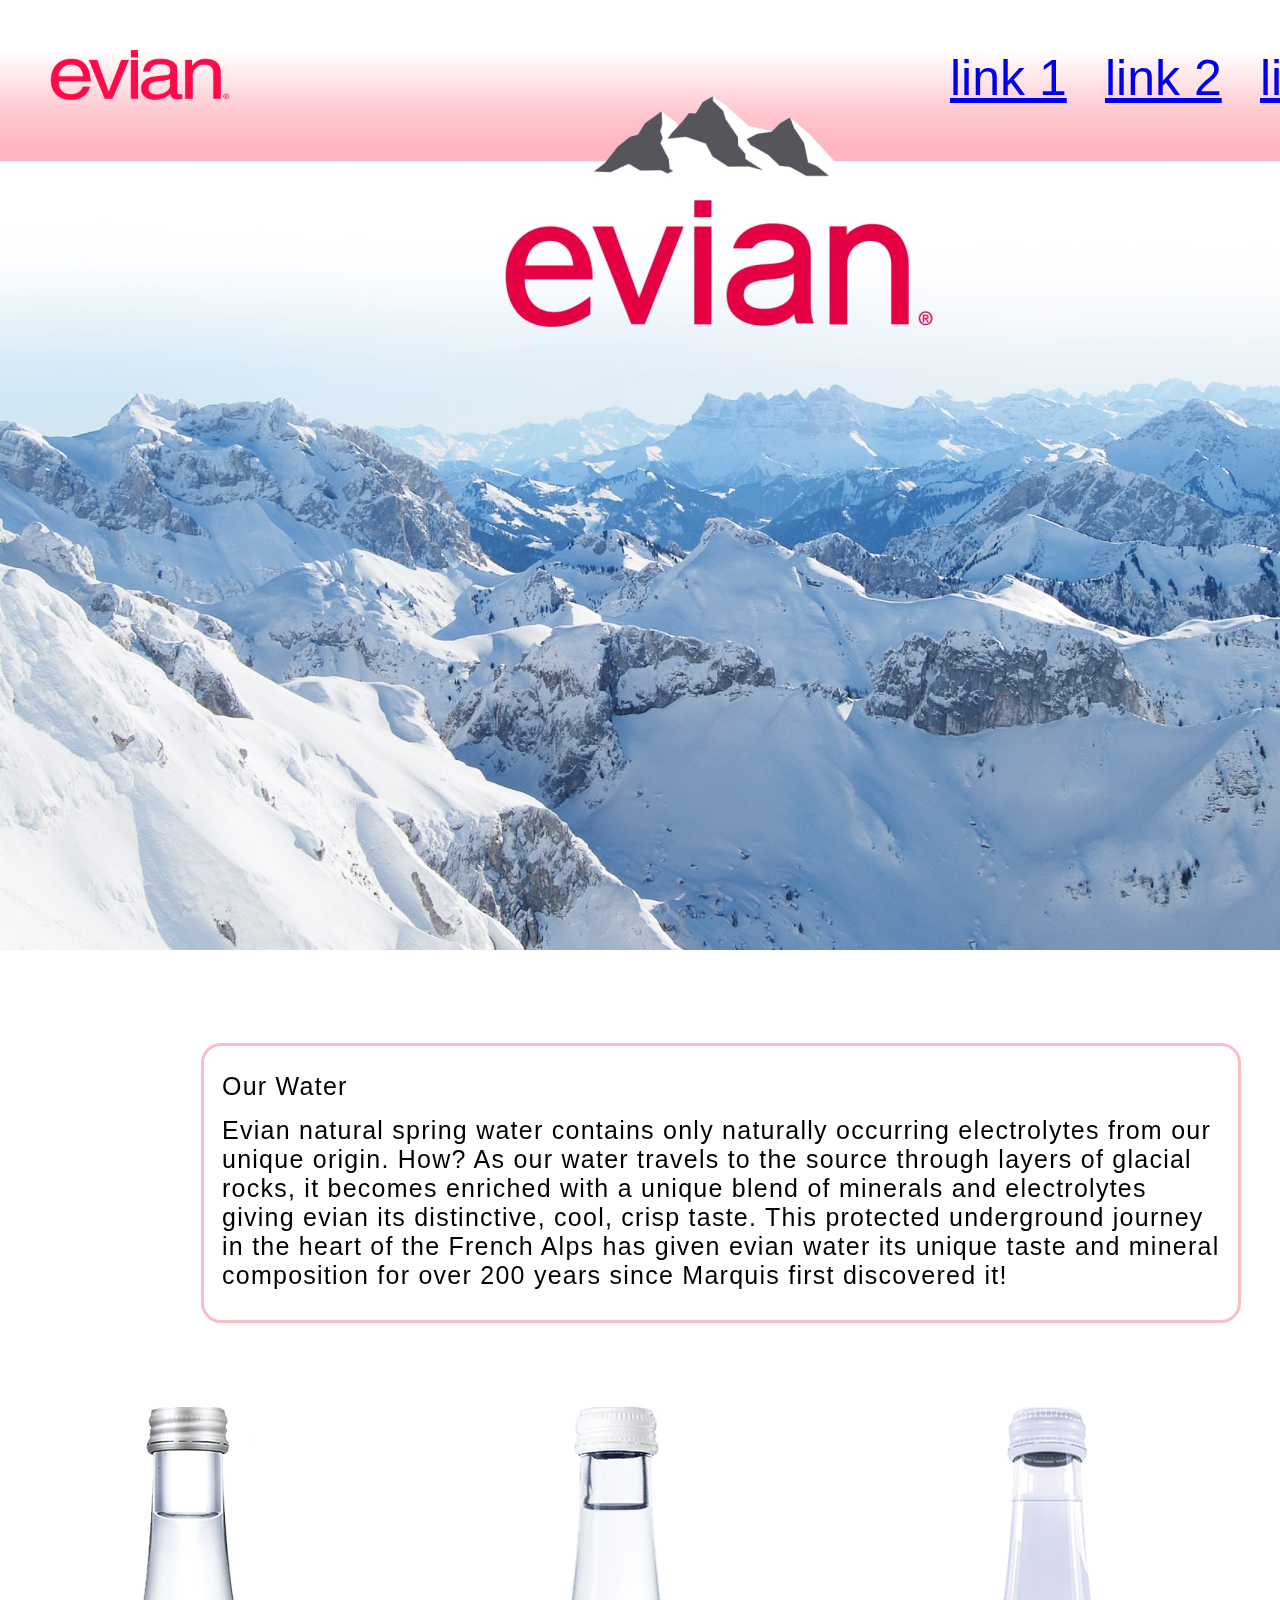
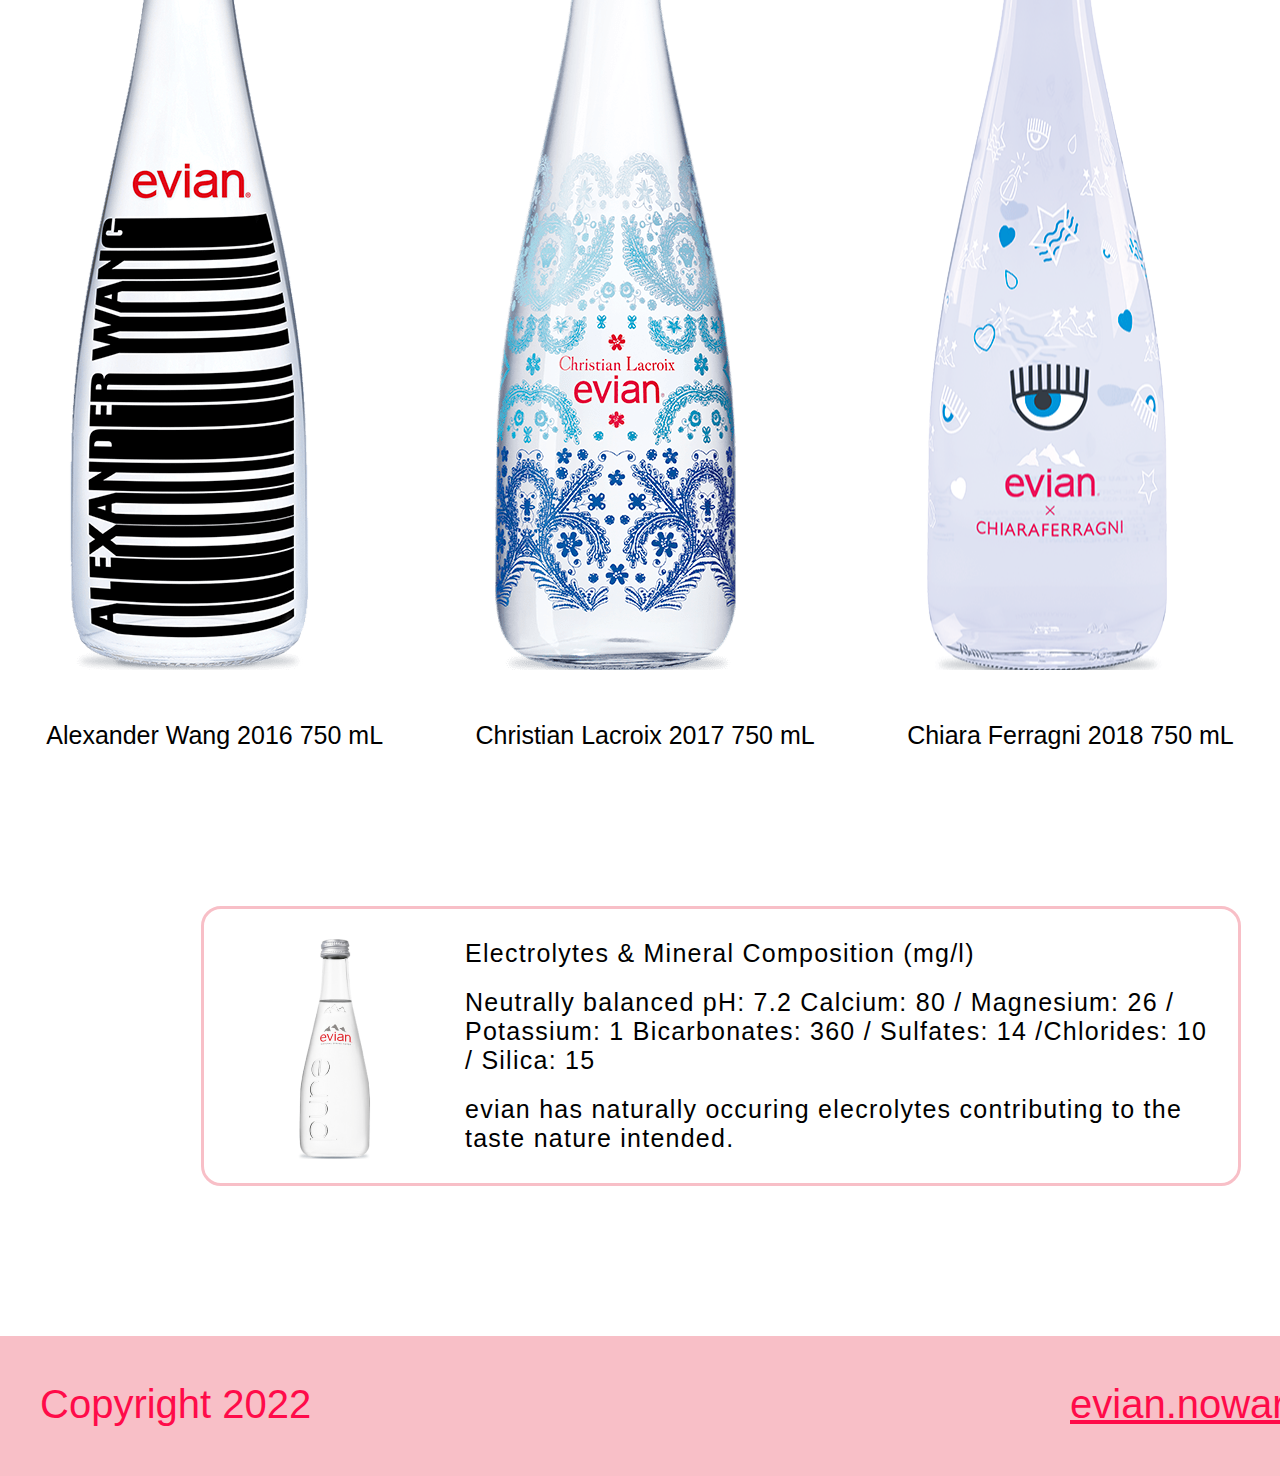
<file: index.html>
<!DOCTYPE html>
<html lang="ru">
<head>
	<title>evian</title>
	<meta charset="utf-8">
	<meta description="evian landing">
	<meta keywords="evian landing">
	<link rel="stylesheet" href="css/style.css">
</head>
	<body>
		<header class="header">
			<div class="logo">
				<img src="img/Evian1973.png" class="logo-1" alt="evian logo">
			</div>
			<nav>
				<a class="link-1" href="#">link 1</a>
				<a class="link-2" href="#">link 2</a>
				<a class="link-3" href="#">link 3</a>
			</nav>
		</header>
		<main>
			<div class="key-visual">
				<img src="img/evian_origins_logo.png" alt="evian key-visual">
			</div>
			<section class="about">
				<p class="about-text">
				<strong>Our Water</strong><br>
				Evian natural spring water contains only naturally occurring electrolytes from our unique origin. How? As our water travels to the source through layers of glacial rocks, it becomes enriched with a unique blend of minerals and electrolytes giving evian its distinctive, cool, crisp taste. This protected underground journey in the heart of the French Alps has given evian water its unique taste and mineral composition for over 200 years since Marquis first discovered it!
				</p>
			</section>
			<div class="bottles">
				<figure class="wang">
					<img src="img/wang.png" alt="wang evian">
					<figcaption>Alexander Wang 2016 750 mL</figcaption>
				</figure>
				<figure class="chris">
					<img src="img/blue.png" alt="">
					<figcaption>Christian Lacroix 2017 750 mL</figcaption>
				</figure>
				<figure class="chiara">
					<img src="img/chiara.png" alt="">
					<figcaption>Chiara Ferragni 2018 750 mL</figcaption>
				</figure>
			</div>
			<div class="composition">
				<img src="img/glass.png" class="glass" alt="evian glass">
				<div class="comp-text">
				<p class="comp-details">Electrolytes & Mineral Composition (mg/l)</p>
				
				<p class="comp-details">Neutrally balanced pH: 7.2
				Calcium: 80 / Magnesium: 26 / Potassium: 1
				Bicarbonates: 360 / Sulfates: 14 /Chlorides: 10 / Silica: 15</p>

				<p class="comp-details">evian has naturally occuring elecrolytes contributing to the taste nature intended.</p>
				</div>
			</div>
		</main>
		<footer class="footer">
			<div class="more">
				<p class="copy">Copyright 2022</p>
				<a href="#" class="f-link">evian.nowar.ru</a>
			</div>
		</footer>
	</body>
</html>
</file>
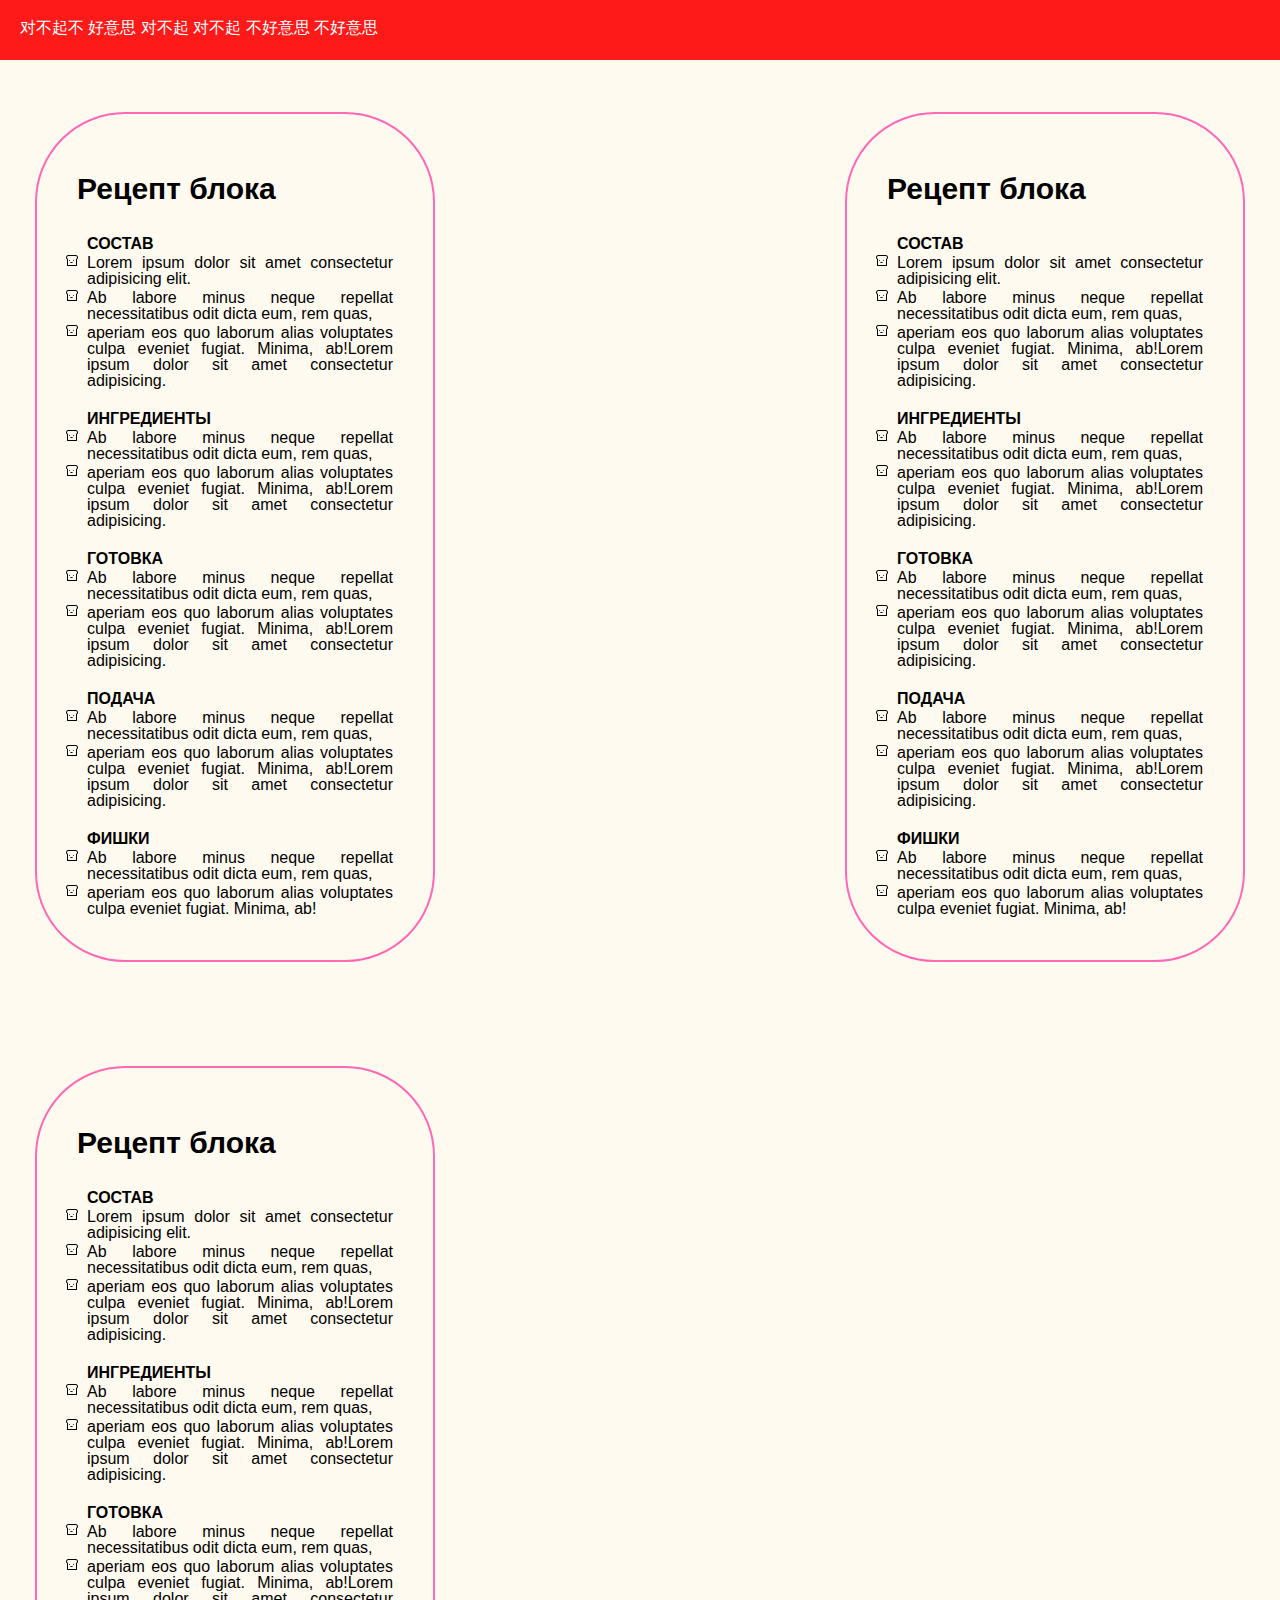
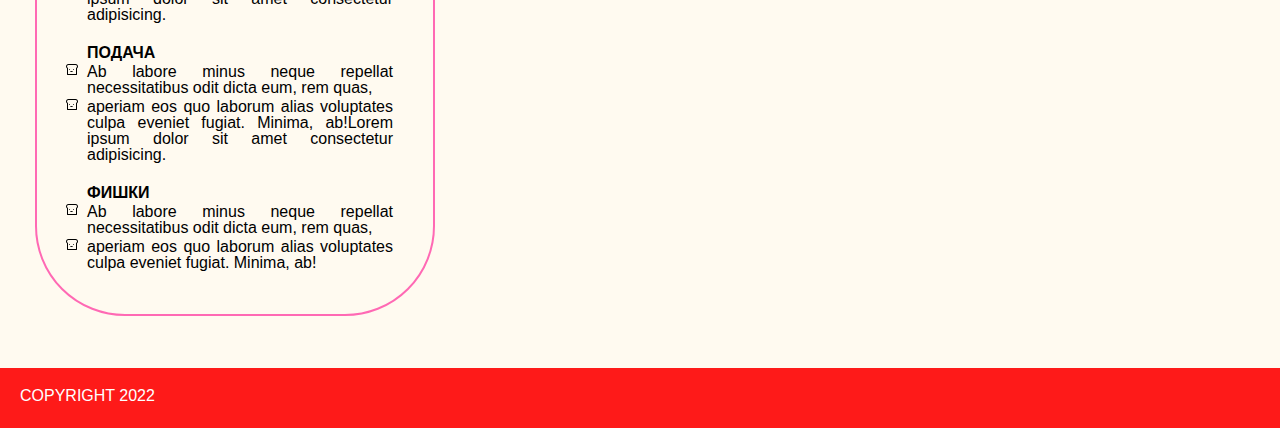
<file: 05_positions/index.html>
<!DOCTYPE html>
<html lang="ru">
<head>
	<title>Positioning</title>
	<meta charset="utf-8">
	<meta description="Boilerplate code">
	<meta keywords="Boilerplate, test">
	<link rel="stylesheet" href="css/style.css">
</head>
<body>
	<header class="header">
		<h1>对不起不 好意思 对不起 对不起  不好意思 不好意思</h1>
	</header>
	<section class="section">
		<div class="container">
			<div class="recipe one">
				<h2 class="recipe-head one">Рецепт блока</h2>
				<ul class="recipe-text">
					<li class="li">СОСТАВ</li>
					<li class="li-text">Lorem ipsum dolor sit amet consectetur adipisicing elit.</li>
					<li class="li-text">Ab labore minus neque repellat necessitatibus odit dicta eum, rem quas,</li> 
					<li class="li-text">aperiam eos quo laborum alias voluptates culpa eveniet fugiat. Minima, ab!Lorem ipsum dolor sit amet consectetur adipisicing.</li>
				</ul>
				<ul class="recipe-text">
					<li class="li">ИНГРЕДИЕНТЫ</li>
					<li class="li-text">Ab labore minus neque repellat necessitatibus odit dicta eum, rem quas,</li>  
					<li class="li-text">aperiam eos quo laborum alias voluptates culpa eveniet fugiat. Minima, ab!Lorem ipsum dolor sit amet consectetur adipisicing.</li>
				</ul>
				<ul class="recipe-text">
					<li class="li">ГОТОВКА</li>
					<li class="li-text">Ab labore minus neque repellat necessitatibus odit dicta eum, rem quas, </li>
					<li class="li-text">aperiam eos quo laborum alias voluptates culpa eveniet fugiat. Minima, ab!Lorem ipsum dolor sit amet consectetur adipisicing.</li>
				</ul>
				<ul class="recipe-text">
					<li class="li">ПОДАЧА</li>
					<li class="li-text">Ab labore minus neque repellat necessitatibus odit dicta eum, rem quas, </li> 
					<li class="li-text">aperiam eos quo laborum alias voluptates culpa eveniet fugiat. Minima, ab!Lorem ipsum dolor sit amet consectetur adipisicing.</li>
				</ul>
				<ul class="recipe-text">
					<li class="li">ФИШКИ</li>
					<li class="li-text">Ab labore minus neque repellat necessitatibus odit dicta eum, rem quas, </li> 
					<li class="li-text">aperiam eos quo laborum alias voluptates culpa eveniet fugiat. Minima, ab!</li>
				</ul>
				</ul>
			</div>
			<div class="recipe two">
				<h2 class="recipe-head two">Рецепт блока</h2>
				<ul class="recipe-text">
					<li class="li">СОСТАВ</li>
					<li class="li-text">Lorem ipsum dolor sit amet consectetur adipisicing elit.</li>
					<li class="li-text">Ab labore minus neque repellat necessitatibus odit dicta eum, rem quas,</li> 
					<li class="li-text">aperiam eos quo laborum alias voluptates culpa eveniet fugiat. Minima, ab!Lorem ipsum dolor sit amet consectetur adipisicing.</li>
				</ul>
				<ul class="recipe-text">
					<li class="li">ИНГРЕДИЕНТЫ</li>
					<li class="li-text">Ab labore minus neque repellat necessitatibus odit dicta eum, rem quas,</li>  
					<li class="li-text">aperiam eos quo laborum alias voluptates culpa eveniet fugiat. Minima, ab!Lorem ipsum dolor sit amet consectetur adipisicing.</li>
				</ul>
				<ul class="recipe-text">
					<li class="li">ГОТОВКА</li>
					<li class="li-text">Ab labore minus neque repellat necessitatibus odit dicta eum, rem quas, </li>
					<li class="li-text">aperiam eos quo laborum alias voluptates culpa eveniet fugiat. Minima, ab!Lorem ipsum dolor sit amet consectetur adipisicing.</li>
				</ul>
				<ul class="recipe-text">
					<li class="li">ПОДАЧА</li>
					<li class="li-text">Ab labore minus neque repellat necessitatibus odit dicta eum, rem quas, </li> 
					<li class="li-text">aperiam eos quo laborum alias voluptates culpa eveniet fugiat. Minima, ab!Lorem ipsum dolor sit amet consectetur adipisicing.</li>
				</ul>
				<ul class="recipe-text">
					<li class="li">ФИШКИ</li>
					<li class="li-text">Ab labore minus neque repellat necessitatibus odit dicta eum, rem quas, </li> 
					<li class="li-text">aperiam eos quo laborum alias voluptates culpa eveniet fugiat. Minima, ab!</li>
				</ul>
				<ul class="recipe-text">
					
			</div>
			<div class="recipe three">
				<h2 class="recipe-head three">Рецепт блока</h2>
				<ul class="recipe-text">
					<li class="li">СОСТАВ</li>
					<li class="li-text">Lorem ipsum dolor sit amet consectetur adipisicing elit.</li>
					<li class="li-text">Ab labore minus neque repellat necessitatibus odit dicta eum, rem quas,</li> 
					<li class="li-text">aperiam eos quo laborum alias voluptates culpa eveniet fugiat. Minima, ab!Lorem ipsum dolor sit amet consectetur adipisicing.</li>
				</ul>
				<ul class="recipe-text">
					<li class="li">ИНГРЕДИЕНТЫ</li>
					<li class="li-text">Ab labore minus neque repellat necessitatibus odit dicta eum, rem quas,</li>  
					<li class="li-text">aperiam eos quo laborum alias voluptates culpa eveniet fugiat. Minima, ab!Lorem ipsum dolor sit amet consectetur adipisicing.</li>
				</ul>
				<ul class="recipe-text">
					<li class="li">ГОТОВКА</li>
					<li class="li-text">Ab labore minus neque repellat necessitatibus odit dicta eum, rem quas, </li>
					<li class="li-text">aperiam eos quo laborum alias voluptates culpa eveniet fugiat. Minima, ab!Lorem ipsum dolor sit amet consectetur adipisicing.</li>
				</ul>
				<ul class="recipe-text">
					<li class="li">ПОДАЧА</li>
					<li class="li-text">Ab labore minus neque repellat necessitatibus odit dicta eum, rem quas, </li> 
					<li class="li-text">aperiam eos quo laborum alias voluptates culpa eveniet fugiat. Minima, ab!Lorem ipsum dolor sit amet consectetur adipisicing.</li>
				</ul>
				<ul class="recipe-text">
					<li class="li">ФИШКИ</li>
					<li class="li-text">Ab labore minus neque repellat necessitatibus odit dicta eum, rem quas, </li> 
					<li class="li-text">aperiam eos quo laborum alias voluptates culpa eveniet fugiat. Minima, ab!</li>
				</ul>
			</div>
		</div>
	</section>
	<footer class="footer">
			<p>COPYRIGHT 2022</p>
	</footer>
</body>
</html>
</file>
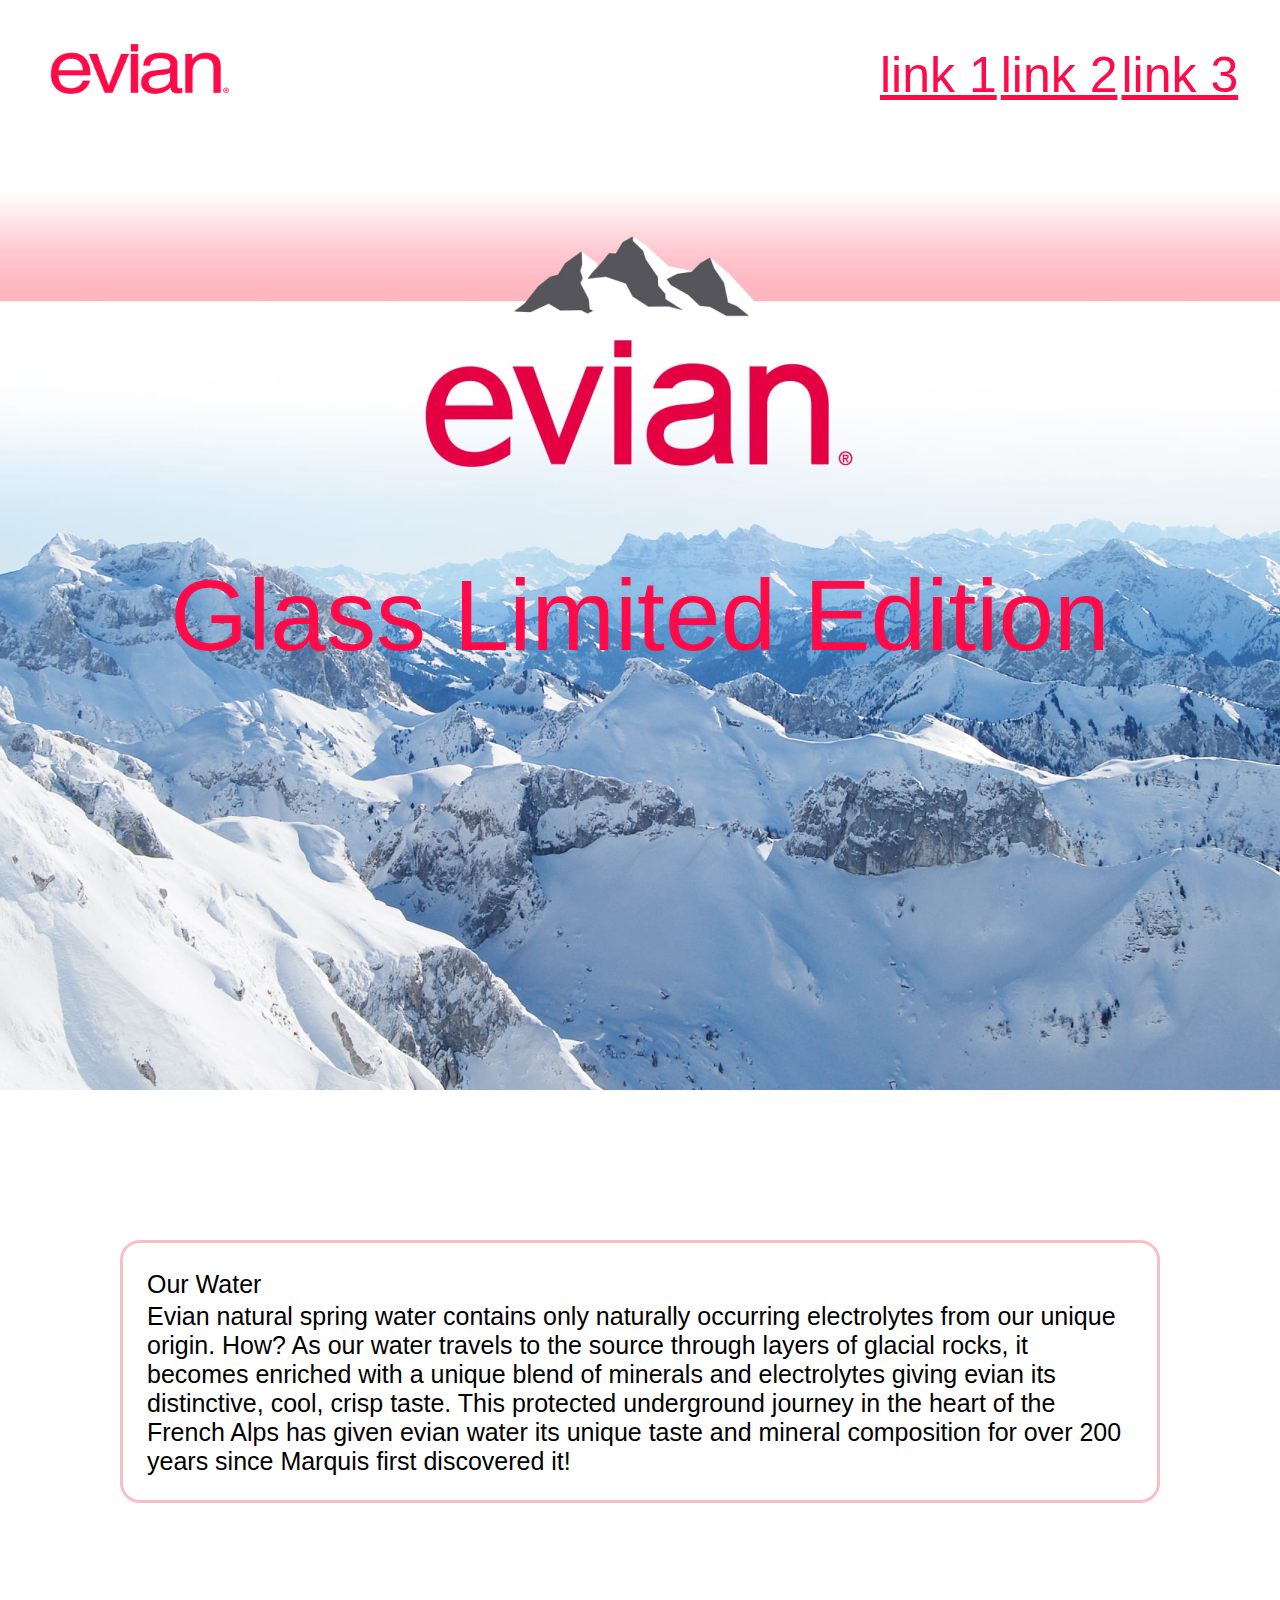
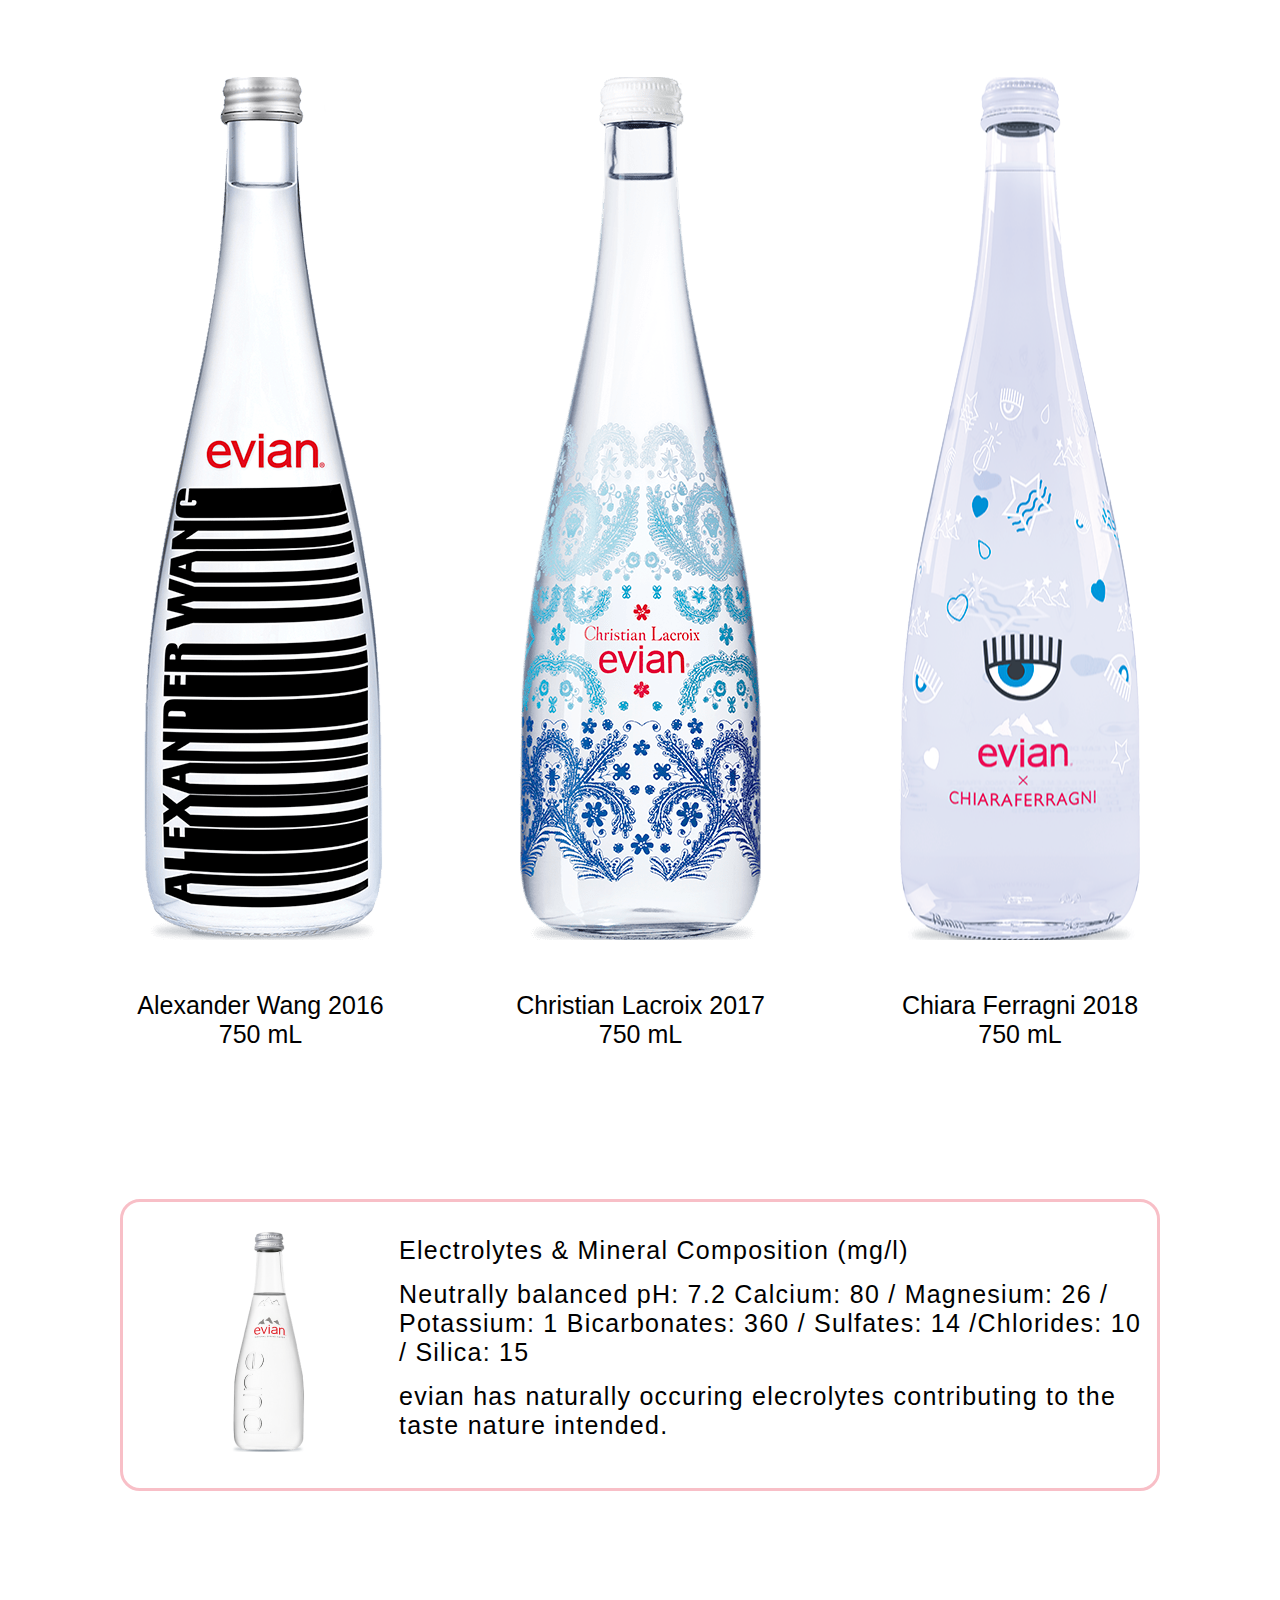
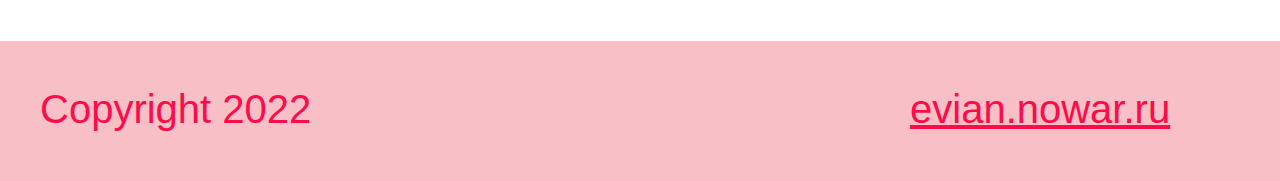
<file: 06_flex/index.html>
<!DOCTYPE html>
<html lang="ru">
<head>
	<title>evian</title>
	<meta charset="utf-8">
	<meta description="evian landing">
	<meta keywords="evian landing">
	<link rel="stylesheet" href="css/style.css">
</head>
	<body>
		<header class="header">
			<div class="logo">
				<img src="img/Evian1973.png" class="logo-1" alt="evian logo">
			</div>
			<nav>
				<a class="link 1" href="#">link 1</a>
				<a class="link 2" href="#">link 2</a>
				<a class="link 3" href="#">link 3</a>
			</nav>
		</header>
		<main>
			<section class="hero-block">
				<div class="key-visual"></div>
				<div><h1 class="slogan">Glass Limited Edition</h1></div>
			</section>
			<section class="all-content">		
				<div class="about">
						<p class="bordered">
						<strong>Our Water</strong><br>
						Evian natural spring water contains only naturally occurring electrolytes from our unique origin. How? As our water travels to the source through layers of glacial rocks, it becomes enriched with a unique blend of minerals and electrolytes giving evian its distinctive, cool, crisp taste. This protected underground journey in the heart of the French Alps has given evian water its unique taste and mineral composition for over 200 years since Marquis first discovered it!
						</p>
				</div>
				<div class="bottles">
						<figure class="wang">
							<img src="img/wang.png" alt="wang evian">
							<figcaption>Alexander Wang 2016 <br>750 mL</figcaption>
						</figure>
						<figure class="chris">
							<img src="img/blue.png" alt="">
							<figcaption>Christian Lacroix 2017 <br>750 mL</figcaption>
						</figure>
						<figure class="chiara">
							<img src="img/chiara.png" alt="">
							<figcaption>Chiara Ferragni 2018 <br>750 mL</figcaption>
						</figure>
				</div>
				<div class="bordered bordered-flex">
						<div>
							<img class="glass" src="img/glass.png" alt="glass">
						</div>
						<div class="comp-text">
							<p class="comp-details">Electrolytes & Mineral Composition (mg/l)</p>
							<p class="comp-details">
							Neutrally balanced pH: 7.2
							Calcium: 80 / Magnesium: 26 / Potassium: 1
							Bicarbonates: 360 / Sulfates: 14 /Chlorides: 10 / Silica: 15</p>
							<p class="comp-details">
							evian has naturally occuring elecrolytes contributing to the taste nature intended.</p>
						</div>
				</div>
			</section>
		</main>
		<footer class="footer">
			<div class="more">
				<p class="copy">Copyright 2022</p>
				<a href="#" class="f-link">evian.nowar.ru</a>
			</div>
		</footer>
	</body>
</html>
</file>
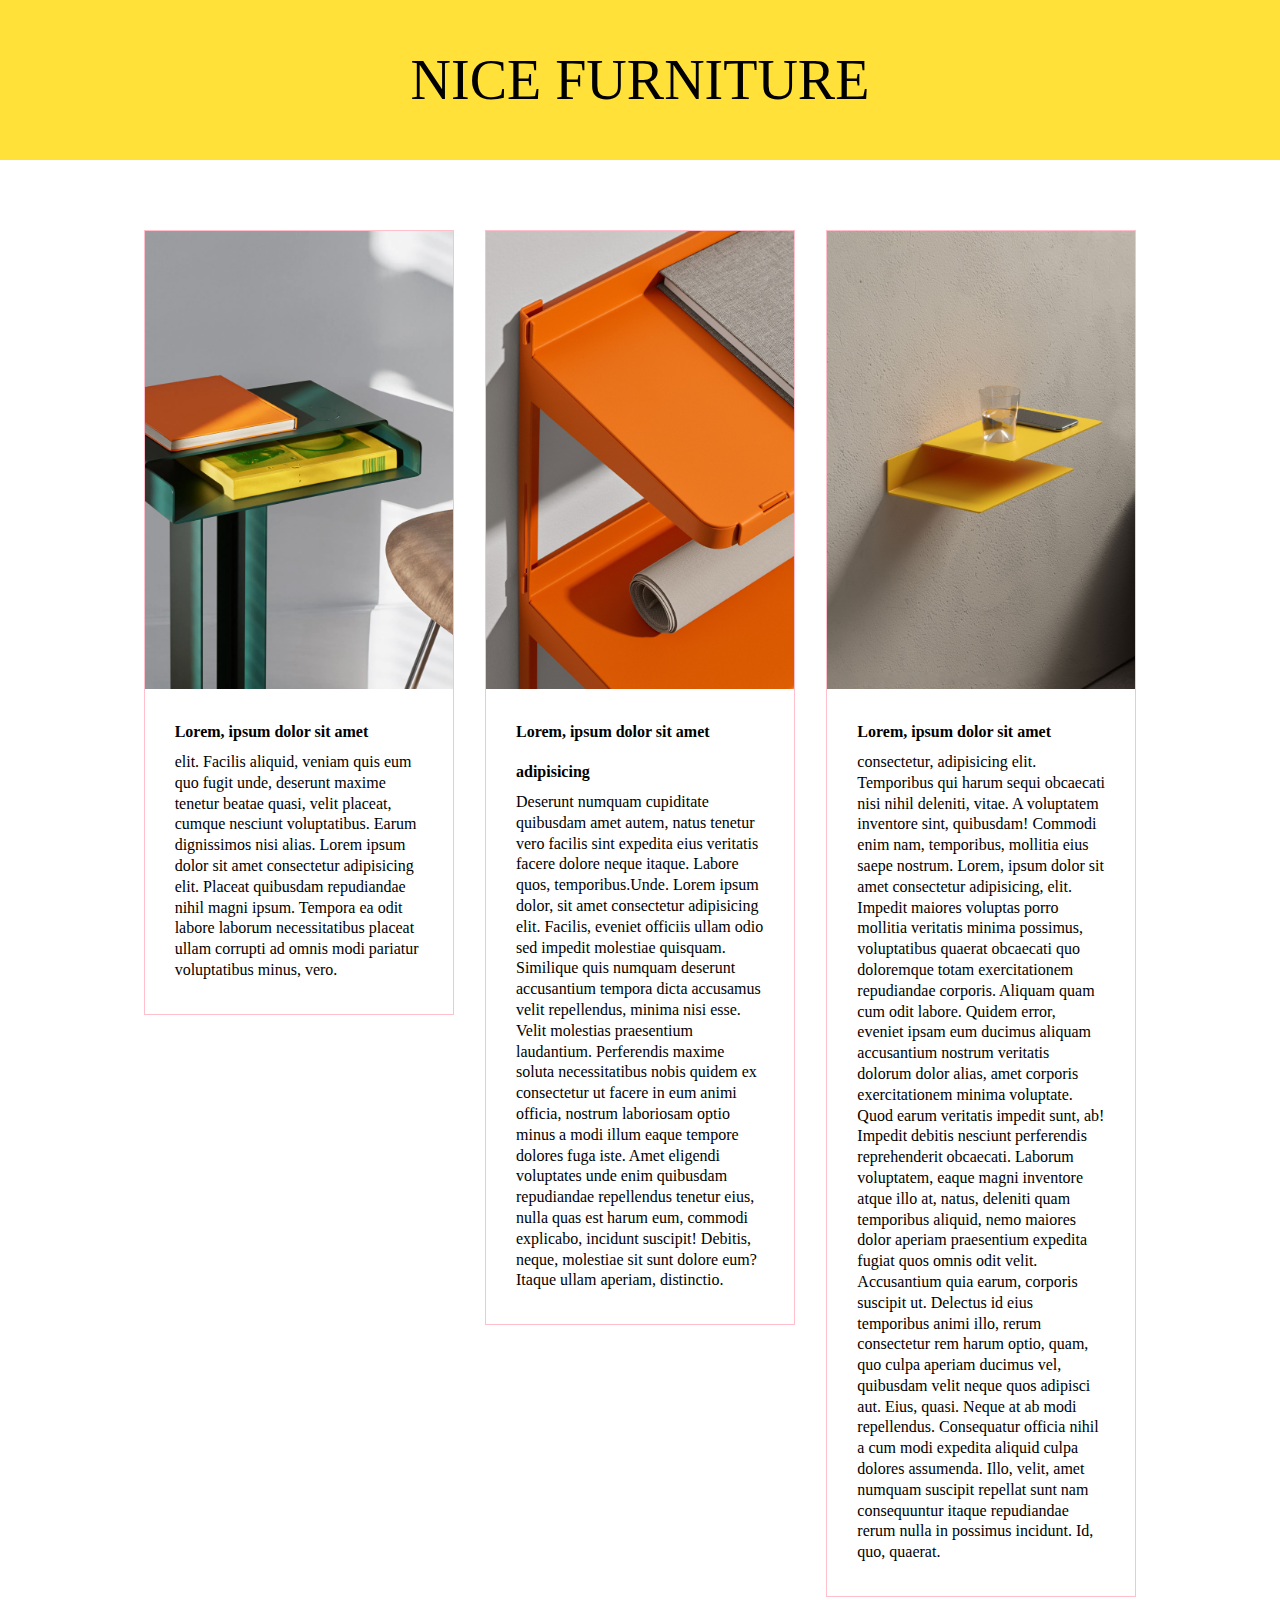
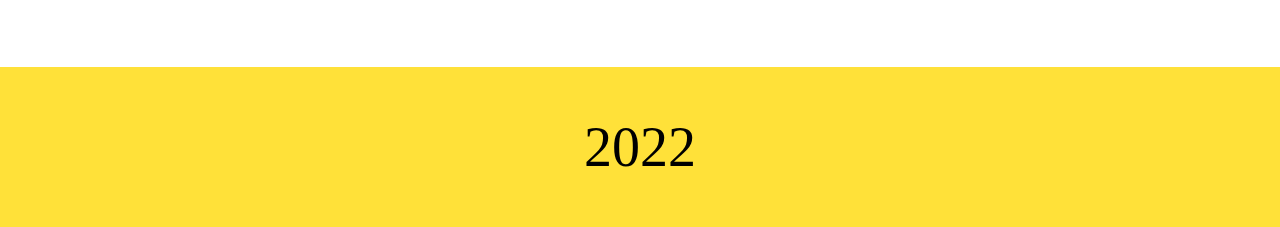
<file: 08_responsive/index.html>
<!DOCTYPE html>
<html lang="ru">
<head>
	<title>Boilerplate</title>
	<meta charset="utf-8">
	<meta description="Boilerplate code">
	<meta keywords="Boilerplate, test">
	<link rel="stylesheet" href="css/style.css">
</head>
<body>
	<header>
		<h1>nice furniture</h1>
	</header>
	<main>
		<section class="columns">
			<div class="column one">
				<div class="image1">
					<div class="image1-desc">
						<p>Meta Side Table</p>
					</div>
				</div>
				<div class="text"><p>
					<h3>Lorem, ipsum dolor sit amet</h3>elit. Facilis aliquid, veniam quis eum quo fugit unde, deserunt maxime tenetur beatae quasi, velit placeat, cumque nesciunt voluptatibus. Earum dignissimos nisi alias. Lorem ipsum dolor sit amet consectetur adipisicing elit. Placeat quibusdam repudiandae nihil magni ipsum. Tempora ea odit labore laborum necessitatibus placeat ullam corrupti ad omnis modi pariatur voluptatibus minus, vero.</p>
				</div>
			</div>
			<div class="column two">
				<div class="image2">
					<div class="image2-desc">
						<p>Click Shelf</p>
					</div>
				</div>
				<div class="text"><p>
					<h3>Lorem, ipsum dolor sit amet adipisicing</h3> Deserunt numquam cupiditate quibusdam amet autem, natus tenetur vero facilis sint expedita eius veritatis facere dolore neque itaque. Labore quos, temporibus.Unde. Lorem ipsum dolor, sit amet consectetur adipisicing elit. Facilis, eveniet officiis ullam odio sed impedit molestiae quisquam. Similique quis numquam deserunt accusantium tempora dicta accusamus velit repellendus, minima nisi esse.
					Velit molestias praesentium laudantium. Perferendis maxime soluta necessitatibus nobis quidem ex consectetur ut facere in eum animi officia, nostrum laboriosam optio minus a modi illum eaque tempore dolores fuga iste.
					Amet eligendi voluptates unde enim quibusdam repudiandae repellendus tenetur eius, nulla quas est harum eum, commodi explicabo, incidunt suscipit! Debitis, neque, molestiae sit sunt dolore eum? Itaque ullam aperiam, distinctio.</p>
				</div>
			</div>
			<div class="column three">
				<div class="image3">
					<div class="image3-desc">
						<p>Float Shelf</p>
					</div>
				</div>
				<div class="text"><p>
					<h3>Lorem, ipsum dolor sit amet</h3>consectetur, adipisicing elit. Temporibus qui harum sequi obcaecati nisi nihil deleniti, vitae. A voluptatem inventore sint, quibusdam! Commodi enim nam, temporibus, mollitia eius saepe nostrum. Lorem, ipsum dolor sit amet consectetur adipisicing, elit. Impedit maiores voluptas porro mollitia veritatis minima possimus, voluptatibus quaerat obcaecati quo doloremque totam exercitationem repudiandae corporis. Aliquam quam cum odit labore.
					Quidem error, eveniet ipsam eum ducimus aliquam accusantium nostrum veritatis dolorum dolor alias, amet corporis exercitationem minima voluptate. Quod earum veritatis impedit sunt, ab! Impedit debitis nesciunt perferendis reprehenderit obcaecati.
					Laborum voluptatem, eaque magni inventore atque illo at, natus, deleniti quam temporibus aliquid, nemo maiores dolor aperiam praesentium expedita fugiat quos omnis odit velit. Accusantium quia earum, corporis suscipit ut.
					Delectus id eius temporibus animi illo, rerum consectetur rem harum optio, quam, quo culpa aperiam ducimus vel, quibusdam velit neque quos adipisci aut. Eius, quasi. Neque at ab modi repellendus.
					Consequatur officia nihil a cum modi expedita aliquid culpa dolores assumenda. Illo, velit, amet numquam suscipit repellat sunt nam consequuntur itaque repudiandae rerum nulla in possimus incidunt. Id, quo, quaerat.</p>
				</div>
			</div>
		</section>
	</main>
	<footer>
		<h2>2022</h2>
	</footer>
</body>
</html>
</file>
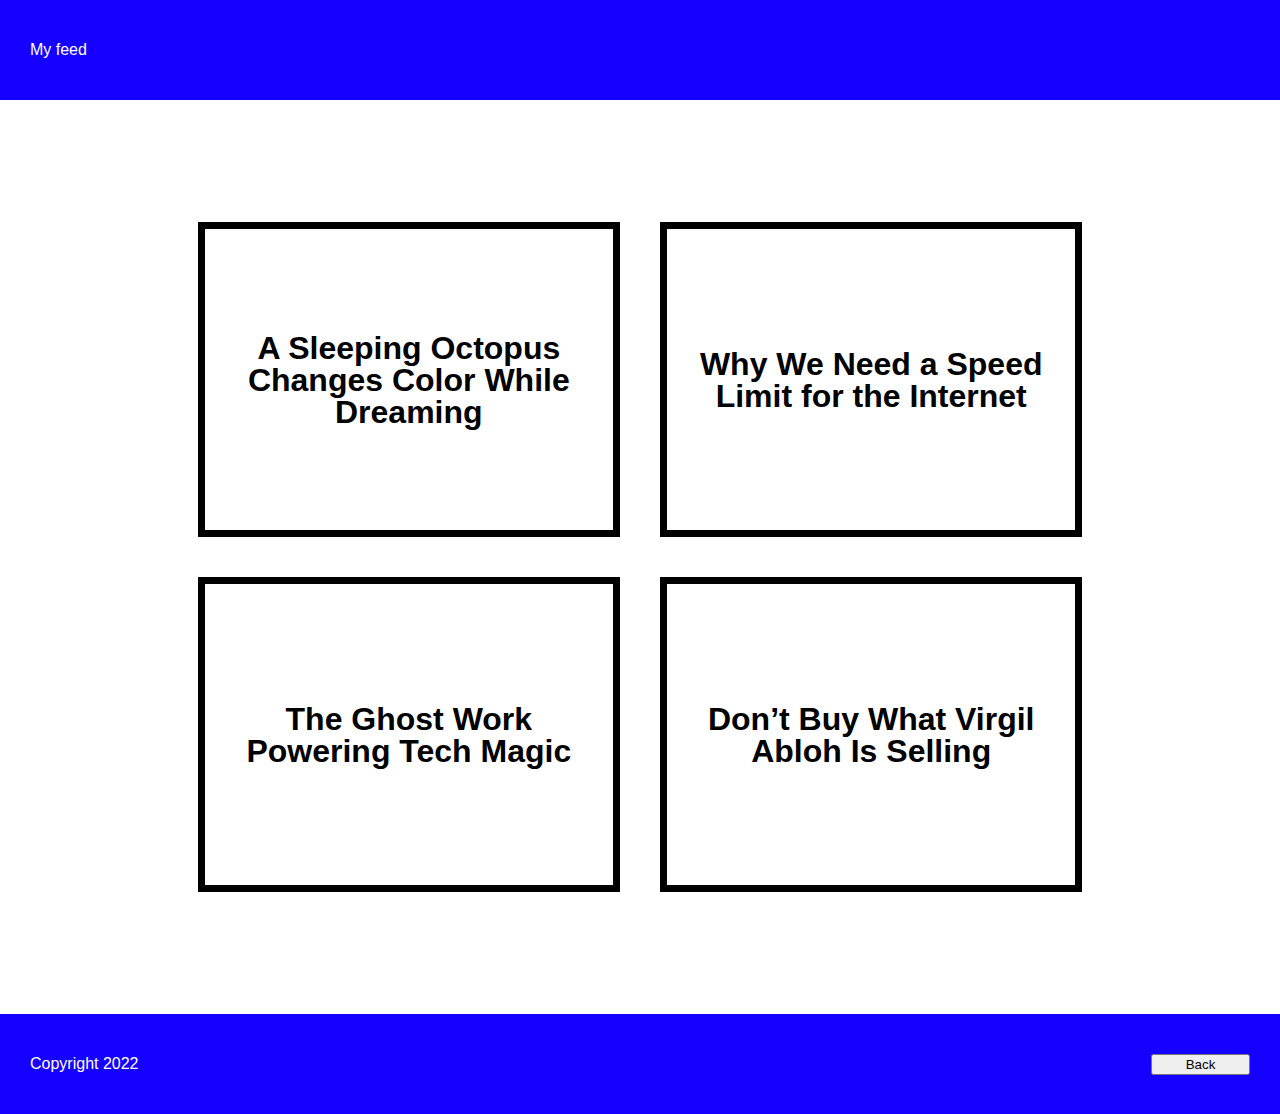
<file: 09_adaptive/index.html>
<!DOCTYPE html>
<html lang="ru">
<head>
	<title>Adaptive</title>
	<meta name="viewport" content="width=device-width, inicial-scale=1">
	<meta charset="utf-8">
	<meta description="Boilerplate code">
	<meta keywords="Boilerplate, test">
	<link rel="stylesheet" href="css/style.css">
</head>
<body>
	<main>
		<header class="header">
			<div>
				<h1 class="headline">My feed</h1>
			</div>
		</header>
		<section class="blocks">
			<div class="block one">
				<h2 class="block-copy">A Sleeping Octopus Changes Color While Dreaming</h2>
			</div>
			<div class="block two">
				<h2 class="block-copy">Why We Need a Speed Limit for the Internet</h2>
			</div>
			<div class="block three">
				<h2 class="block-copy">The Ghost Work Powering Tech Magic</h2>
			</div>
			<div class="block four">
				<h2 class="block-copy">Don’t Buy What Virgil Abloh Is Selling</h2>
			</div>
		</section>
	</main>
	<footer>
		<div class="footer">
			<p class="copyright">Copyright 2022</p>
			<button class="button">Back</button>
		</div>
	</footer>
</body>
</html>
</file>
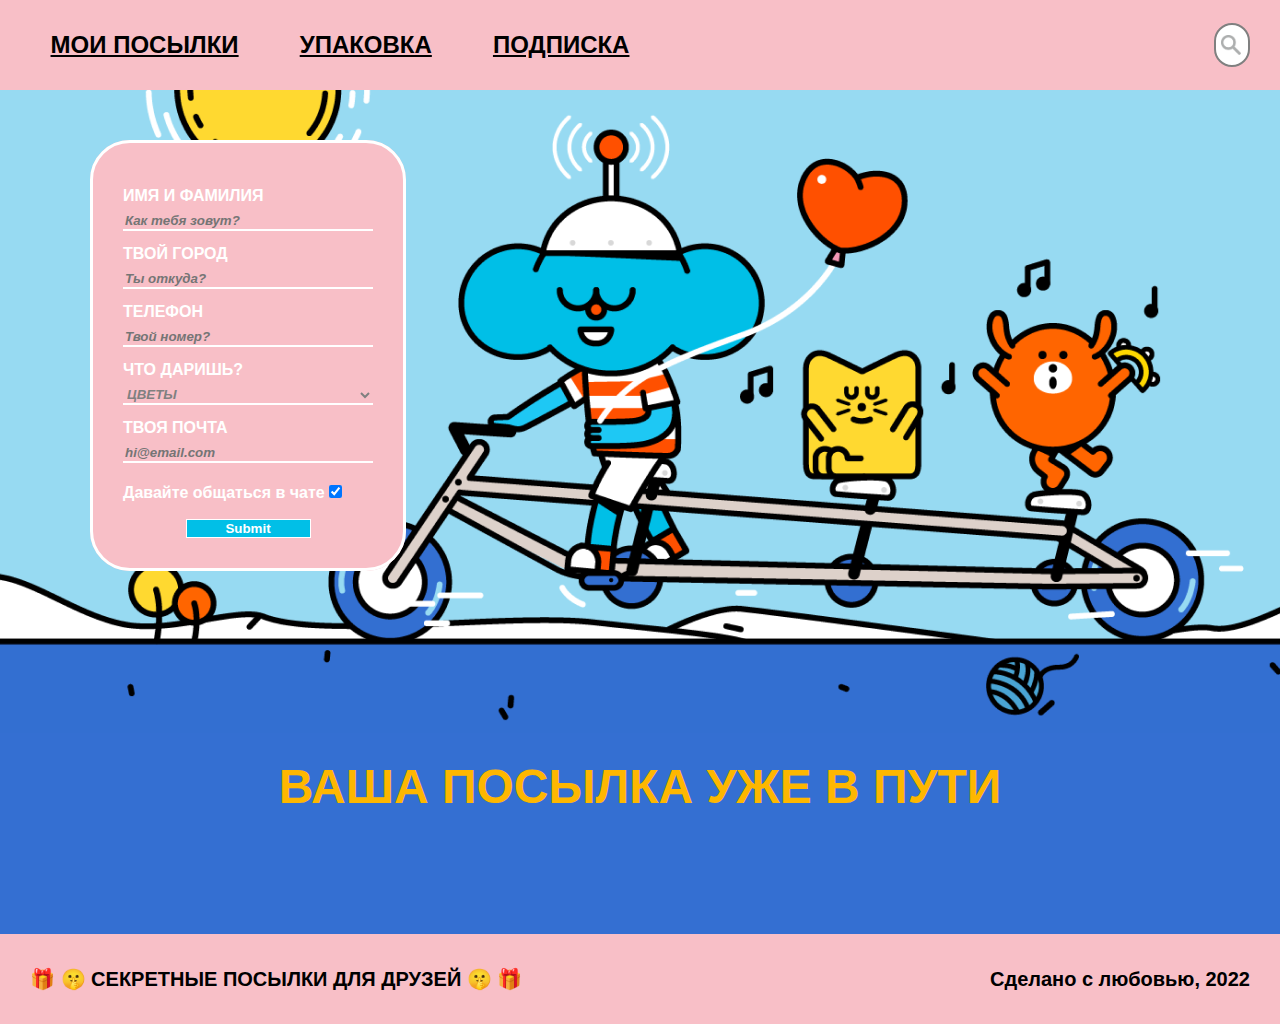
<file: 10_form/index.html>
<!DOCTYPE html>
<html lang="ru">
<head>
	<title>Forms</title>
	<meta name="viewport" content="width=device-width, inicial-scale=1">
	<meta charset="utf-8">
	<meta description="Boilerplate code">
	<meta keywords="Boilerplate, test">
	<link rel="stylesheet" href="css/style.css">
</head>
<body>
	<header class="header">
		<nav class="nav">
			<p class="nav-name">МОИ ПОСЫЛКИ</p>
			<p class="nav-name">УПАКОВКА</p>
			<p class="nav-name">ПОДПИСКА</p>
		</nav>
		<form class="search" action="#">
			<input type="search" name="search" id="#" placeholder="Найдется всё...">
		</form>
	</header>
	<main>
		<div class="hero-block">
			<div class="key-visual">
				<form class="main-form" action="https://formspree.io/f/meqnpzvw" method="POST">
					<fieldset>
						<label for="name">ИМЯ И ФАМИЛИЯ</label>
						<input class="input-form data" type="text" name="name" placeholder="Как тебя зовут?">
						<label for="city">ТВОЙ ГОРОД</label>
						<input class="input-form data" type="text" name="city" placeholder="Ты откуда?">
						<label for="number">ТЕЛЕФОН</label>
						<input class="input-form data" type="tel" name="number" placeholder="Твой номер?">
						<label for="gift">ЧТО ДАРИШЬ?</label>
						<select class="input-form data" name="gift">
							<option value="ЦВЕТЫ">ЦВЕТЫ</option>
							<option value="КНИГИ">КНИГИ</option>
							<option value="КОНФЕТЫ">КОНФЕТЫ</option>
							<option value="ДЕНЬГИ">ДЕНЬГИ</option>
						</select>
						<label for="email">ТВОЯ ПОЧТА</label>
						<input class="input-form data" type="email" name="email" placeholder="hi@email.com">
						<label><span class="input-form">Давайте общаться в чате <input class="input-form checkbox" type="checkbox" name="agree" checked="true"></span></label>
						<input class="input-form" type="submit" name="submit">
					</fieldset>
				</form>
			</div>
		</div>
		<div class="background">
			<h1>Ваша посылка уже в пути</h1>
		</div>
	</main>
	<footer class="footer">
		<p class="brand-name">🎁 🤫 СЕКРЕТНЫЕ ПОСЫЛКИ ДЛЯ ДРУЗЕЙ 🤫 🎁</p>
		<p class="copyright">Сделано с любовью, 2022</p>
	</footer>
</body>
</html>
</file>
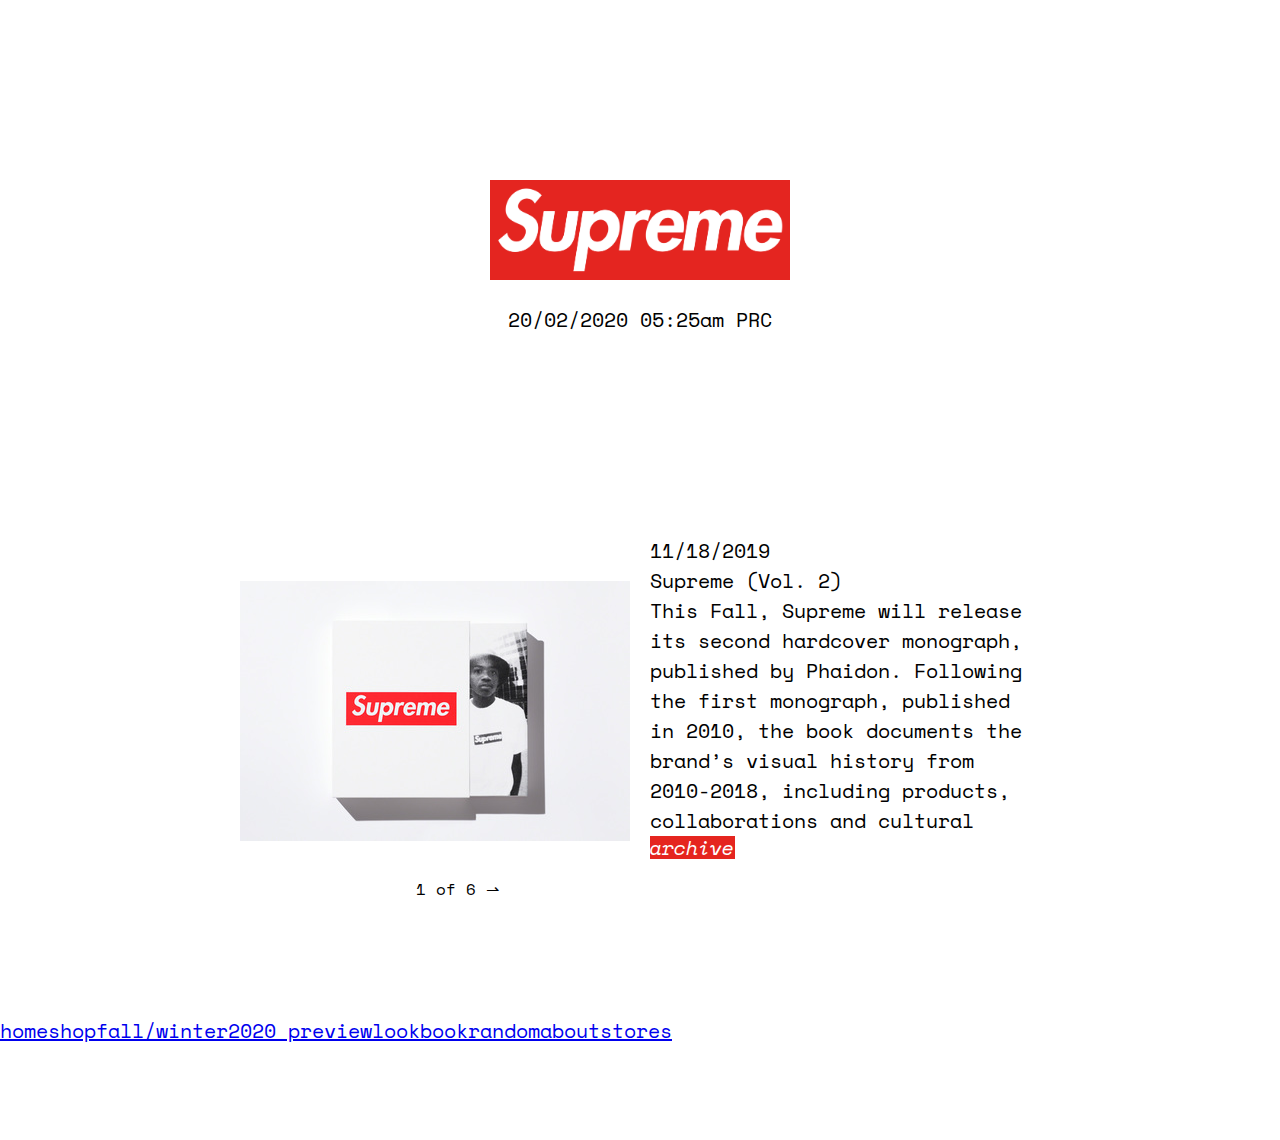
<file: 11_supreme_01/index.html>
<!DOCTYPE html>
<html lang="en">
<head>
	<title>Supreme</title>
	<meta charset="utf-8">
	<meta description="Boilerplate code">
	<meta keywords="Boilerplate, test">
	<link rel="stylesheet" href="css/style.css">
	<link href="https://cdn.jsdelivr.net/npm/bootstrap@5.1.3/dist/css/bootstrap.min.css" rel="stylesheet" integrity="sha384-1BmE4kWBq78iYhFldvKuhfTAU6auU8tT94WrHftjDbrCEXSU1oBoqyl2QvZ6jIW3" crossorigin="anonymous">
</head>
<body>
<header>
	<div class="header-content">
		<div class="logo"><p class="logo-time">20/02/2020 05:25am PRC</p>
		</div>

	</div>
</header>
	<main>
		<section class="all-content">
			<div class="photo"><figcaption>1 of 6 &#8640;</figcaption></div>
			<div class="copy">
				<p>11/18/2019</p>
				<p>Supreme (Vol. 2)</p>
				<p>This Fall, Supreme will release its second hardcover monograph, published by Phaidon. Following the first monograph, published in 2010, the book documents the brand’s visual history from 2010-2018, including products, collaborations and cultural <span>documentation.

				The book also includes a poem by Harmony Korine and essay by Carlo McCormick, and features projects with David Sims, Nobuyoshi Araki, Kate Moss and Dash Snow, among others. The 351-page book also features a product index of T-Shirts and select Lookbook imagery from Supreme’s archives.

				The Supreme edition of the book comes in a slip case and includes a poster and sticker. 

				This edition will be available exclusively in Supreme stores and online on November 21st.

				Available in Japan on November 23rd.</span></p>
				<p class="archive">archive</p>
			</div>
		</section>
	</main>
	<footer class="footer-nav">
		<ul class="nav justify-content-center">
		  <li class="nav-item">
		    <a class="nav-link" aria-current="page" href="#">home</a>
		  </li>
		  <li class="nav-item">
		    <a class="nav-link" href="#">shop</a>
		  </li>
		  <li class="nav-item">
		    <a class="nav-link" href="#">fall/winter</a>
		  </li>
		  <li class="nav-item">
		    <a class="nav-link" href="#">2020 preview</a>
		  </li>
		  <li class="nav-item">
		    <a class="nav-link" href="#">lookbook</a>
		  </li>
		  <li class="nav-item">
		    <a class="nav-link" href="#">random</a>
		  </li>
		  <li class="nav-item">
		    <a class="nav-link" href="#">about</a>
		  </li>
		  <li class="nav-item">
		    <a class="nav-link" href="#">stores</a>
		  </li>
		</ul>
	</footer>

	<script src="https://cdn.jsdelivr.net/npm/bootstrap@5.1.3/dist/js/bootstrap.bundle.min.js" integrity="sha384-ka7Sk0Gln4gmtz2MlQnikT1wXgYsOg+OMhuP+IlRH9sENBO0LRn5q+8nbTov4+1p" crossorigin="anonymous"></script>

</body>
</html>
</file>
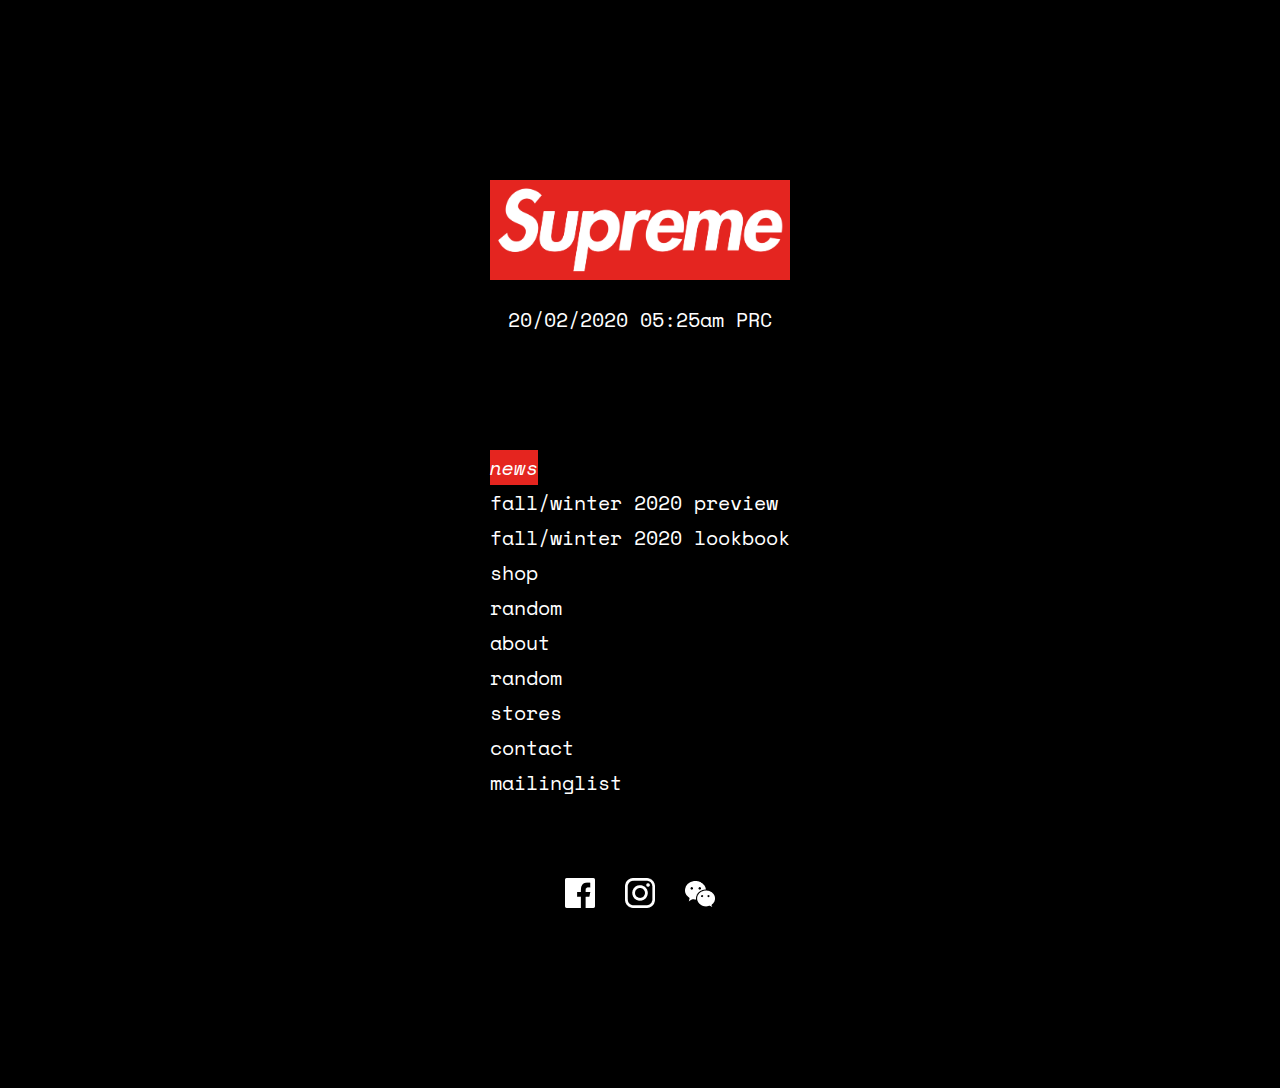
<file: 11_supreme_02/index.html>
<!DOCTYPE html>
<html lang="en">
<head>
	<title>Supreme</title>
	<meta charset="utf-8">
	<meta description="Boilerplate code">
	<meta keywords="Boilerplate, test">
	<link rel="stylesheet" href="css/style.css">
	<link href="https://cdn.jsdelivr.net/npm/bootstrap@5.1.3/dist/css/bootstrap.min.css" rel="stylesheet" integrity="sha384-1BmE4kWBq78iYhFldvKuhfTAU6auU8tT94WrHftjDbrCEXSU1oBoqyl2QvZ6jIW3" crossorigin="anonymous">
</head>
<body>
	<style>
	   body {
	    background-color: black;
	    color: #FFF;
	   }
  </style>
<header>
	<div class="header-content">
		<div class="logo"><p class="logo-time">20/02/2020 05:25am PRC</p>
		</div>
	</div>
</header>
	<main>
		<section class="all-content">
				<ul class="nav">
					<li class="nav-item news">
				    <a class="link" href="#">news</a>
				  </li>
				  <li class="nav-item">
				    <a class="link" href="#">fall/winter 2020 preview</a>
				  </li>
				  <li class="nav-item">
				    <a class="link" href="#">fall/winter 2020 lookbook</a>
				  </li>
				  <li class="nav-item">
				    <a class="link" href="#">shop</a>
				  </li>
				  <li class="nav-item">
				    <a class="link" href="#">random</a>
				  </li>
				  <li class="nav-item">
				    <a class="link" href="#">about</a>
				  </li>
				  <li class="nav-item">
				    <a class="link" href="#">random</a>
				  </li>
				  <li class="nav-item">
				    <a class="link" href="#">stores</a>
				  </li>
				  <li class="nav-item">
				    <a class="link" href="#">contact</a>
				  </li>
				   <li class="nav-item">
				    <a class="link" href="#">mailinglist</a>
				  </li>
				</ul>
		</section>
	</main>
	<footer>
		<div class="social">
			<div class="fb"></div>
			<div class="insta"></div>
			<div class="message"></div>
		</div>
	</footer>

	<script src="https://cdn.jsdelivr.net/npm/bootstrap@5.1.3/dist/js/bootstrap.bundle.min.js" integrity="sha384-ka7Sk0Gln4gmtz2MlQnikT1wXgYsOg+OMhuP+IlRH9sENBO0LRn5q+8nbTov4+1p" crossorigin="anonymous"></script>

</body>
</html>
</file>
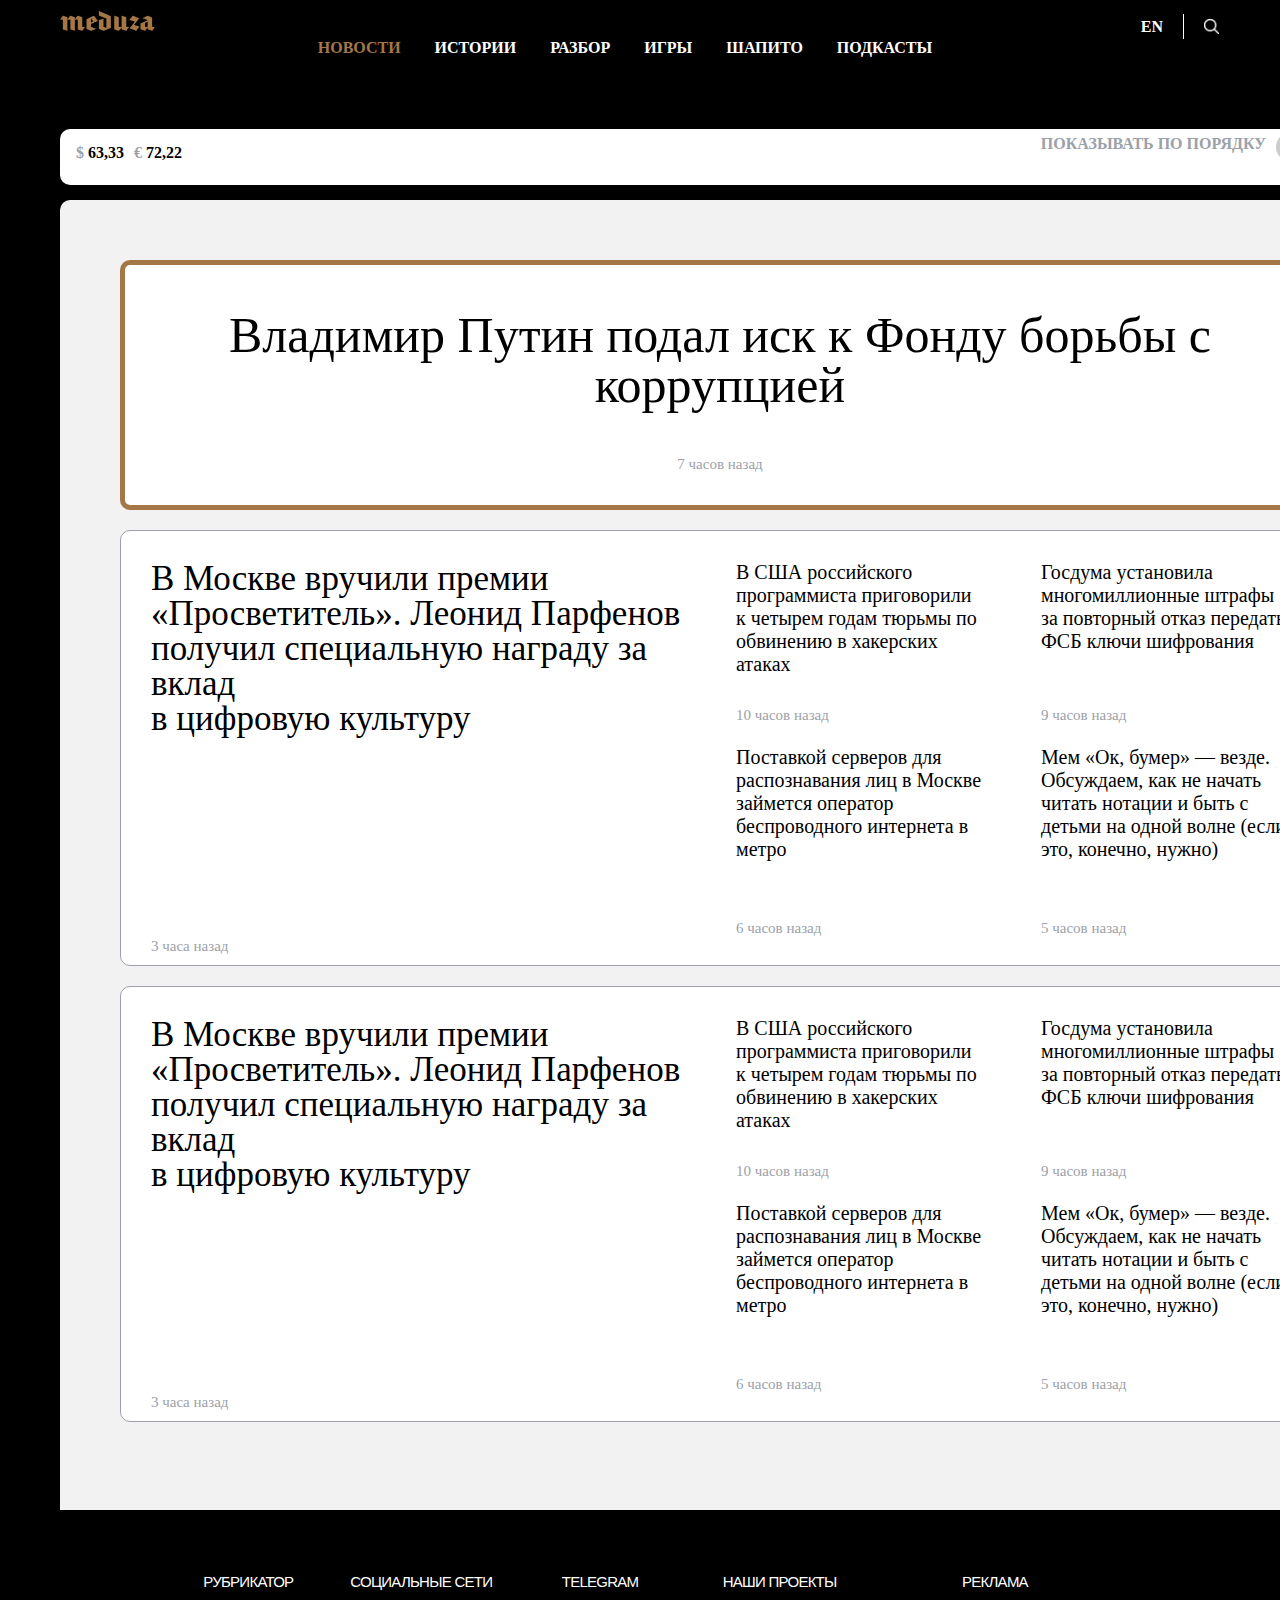
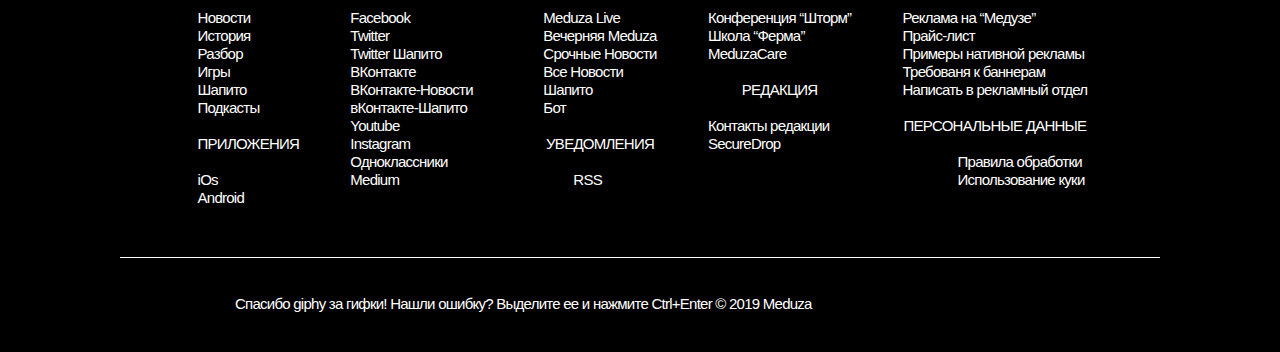
<file: 12_meduza/index.html>
<!DOCTYPE html>
<html lang="ru">
<head>
	<title>Supreme</title>
	<meta charset="utf-8">
	<meta description="Boilerplate code">
	<meta keywords="Boilerplate, test">
	<link rel="stylesheet" href="css/style.css">
	<link href="https://cdn.jsdelivr.net/npm/bootstrap@5.1.3/dist/css/bootstrap.min.css" rel="stylesheet" integrity="sha384-1BmE4kWBq78iYhFldvKuhfTAU6auU8tT94WrHftjDbrCEXSU1oBoqyl2QvZ6jIW3" crossorigin="anonymous">
</head>
<body>
	<style>
		body {
			background: black;
		}
	</style>
<header>
		<div class="nav">
		<nav>
			<ul>
				<li class="nav-items upd">НОВОСТИ</li>
				<li class="nav-items">ИСТОРИИ</li>
				<li class="nav-items">РАЗБОР</li>
				<li class="nav-items">ИГРЫ</li>
				<li class="nav-items">ШАПИТО</li>
				<li class="nav-items">ПОДКАСТЫ</li>
			</ul>
		</nav>
	</div>
	<div class="logo"> <img src="img/logo.png" alt="meduza logo"></div>
	<div class="switch-search">
		<label class="en" for="title">EN</label> 
		<img class="line" src="img/line.png" alt="">
		<img class="search" src="img/search-2.png" alt="">
	</div>
	<div class="variables">
				<div class="currency">
					<span class="dollar"><label class="dol">$</label> 63,33</span>
					<span class="euro"><label class="eur">€</label> 72,22</span>
				</div>
				<div class="settings">
					<p class="sort">ПОКАЗЫВАТЬ ПО ПОРЯДКУ</p>
					<label class="switch">
			  			<input type="checkbox">
			  			<span class="slider round"></span>
					</label>
				</div>
	</div>
</header>
	<main>
		<section class="all-content">
			<div class="hot-news">
				<h1 class="hot">Владимир Путин подал иск к Фонду борьбы с коррупцией</h1>
				<p class="time-hot">7 часов назад</p>
			</div>
			<div class="last-news">
					<div class="main-news">
						<h2 class="news-text-hot">В Москве вручили премии «Просветитель». Леонид Парфенов получил специальную награду за вклад <br> в цифровую культуру</h2>
						<p class="time big">3 часa назад</p>
					</div>
					<div class="previous-news">
						<div class="previous one">
							<p class="news-text">В США российского программиста приговорили к четырем годам тюрьмы по обвинению в хакерских атаках</p>
							<p class="time small-1">10 часов назад</p>
						</div>
						<div class="previous two">
							<p class="news-text">Госдума установила многомиллионные штрафы за повторный отказ передать ФСБ ключи шифрования</p>
							<p class="time small-1">9 часов назад</p>
						</div>
						<div class="previous three">
							<p class="news-text">Поставкой серверов для распознавания лиц в Москве займется оператор беспроводного интернета в метро</p>
							<p class="time small-2">6 часов назад</p>
						</div>
						<div class="previous four">
							<p class="news-text">Мем «Ок, бумер» — везде. Обсуждаем, как не начать читать нотации и быть с детьми на одной волне (если это, конечно, нужно)</p>
							<p class="time small-2">5 часов назад</p>
						</div>
					</div>
			</div>
			<div class="last-news double">
					<div class="main-news">
						<h2 class="news-text-hot">В Москве вручили премии «Просветитель». Леонид Парфенов получил специальную награду за вклад <br> в цифровую культуру</h2>
						<p class="time big">3 часa назад</p>
					</div>
					<div class="previous-news">
						<div class="previous one">
							<p class="news-text">В США российского программиста приговорили к четырем годам тюрьмы по обвинению в хакерских атаках</p>
							<p class="time small-1">10 часов назад</p>
						</div>
						<div class="previous two">
							<p class="news-text">Госдума установила многомиллионные штрафы за повторный отказ передать ФСБ ключи шифрования</p>
							<p class="time small-1">9 часов назад</p>
						</div>
						<div class="previous three">
							<p class="news-text">Поставкой серверов для распознавания лиц в Москве займется оператор беспроводного интернета в метро</p>
							<p class="time small-2">6 часов назад</p>
						</div>
						<div class="previous four">
							<p class="news-text">Мем «Ок, бумер» — везде. Обсуждаем, как не начать читать нотации и быть с детьми на одной волне (если это, конечно, нужно)</p>
							<p class="time small-2">5 часов назад</p>
						</div>
					</div>
			</div>
		</section>
	</main>
		<section class="nav-footer">
			<div class="column column-one">
				<div class="rubrics">
					<h5>РУБРИКАТОР</h5>
					<ul>
						<li>Новости</li>
						<li>История</li>
						<li>Разбор</li>
						<li>Игры</li>
						<li>Шапито</li>
						<li>Подкасты</li>
					</ul>
				</div>
				<div class="apps">
					<h5>ПРИЛОЖЕНИЯ</h5>
					<ul>
						<li>iOs</li>
						<li>Android</li>
					</ul>
				</div>
			</div>
			<div class="column column-two">
				<div class="networks">
					<h5>СОЦИАЛЬНЫЕ СЕТИ</h5>
					<ul>
						<li>Facebook</li>
						<li>Twitter</li>
						<li>Twitter Шапито</li>
						<li>ВКонтакте</li>
						<li>ВКонтакте-Новости</li>
						<li>вКонтакте-Шапито</li>	
						<li>Youtube</li>
						<li>Instagram</li>
						<li>Одноклассники</li>
						<li>Medium</li>
					</ul>
				</div>
			</div>
			<div class="column column-three">
				<div class="telegram">
					<h5>TELEGRAM</h5>
					<ul>
						<li>Meduza Live</li>
						<li>Вечерняя Meduza</li>
						<li>Срочные Новости</li>
						<li>Все Новости</li>
						<li>Шапито</li>	
						<li>Бот</li>
					</ul>
				</div>
				<div class="notificaion">
					<h5>УВЕДОМЛЕНИЯ</h5>
					<ul>
						<li class="rss">RSS</li>
					</ul>
				</div>
			</div>
			<div class="column column-four">
				<div class="projects">
					<h5>НАШИ ПРОЕКТЫ</h5>
					<ul>
						<li>Конференция “Шторм”</li>
						<li>Школа “Ферма”</li>
						<li>MeduzaCare</li>
					</ul>
				</div>
				<div class="edition">
					<h5>РЕДАКЦИЯ</h5>
					<ul>
						<li>Контакты редакции</li>
						<li>SecureDrop</li>
					</ul>
				</div>
			</div>
			<div class="column column-five">
				<div class="adv">
					<h5>РЕКЛАМА</h5>
					<ul>
						<li>Реклама на “Медузе”</li>
						<li>Прайс-лист</li>
						<li>Примеры нативной рекламы</li>
						<li>Требованя к баннерам</li>
						<li>Написать в рекламный отдел</li>
					</ul>
				</div>
				<div class="data">
					<h5>ПЕРСОНАЛЬНЫЕ ДАННЫЕ</h5>
					<ul class="data-ul">
						<li>Правила обработки</li>
						<li>Использование куки</li>
					</ul>
				</div>
			</div>
		</section>
		<footer class="bottom">
			<div class="line-big">
				<img src="img/Line 3.png" alt="line">
			</div>
			<p class="copyright">Спасибо giphy за гифки! Нашли ошибку? Выделите ее и нажмите Ctrl+Enter © 2019 Meduza
			</p>
		</footer>



	<script src="https://cdn.jsdelivr.net/npm/bootstrap@5.1.3/dist/js/bootstrap.bundle.min.js" integrity="sha384-ka7Sk0Gln4gmtz2MlQnikT1wXgYsOg+OMhuP+IlRH9sENBO0LRn5q+8nbTov4+1p" crossorigin="anonymous"></script>

</body>
</html>
</file>
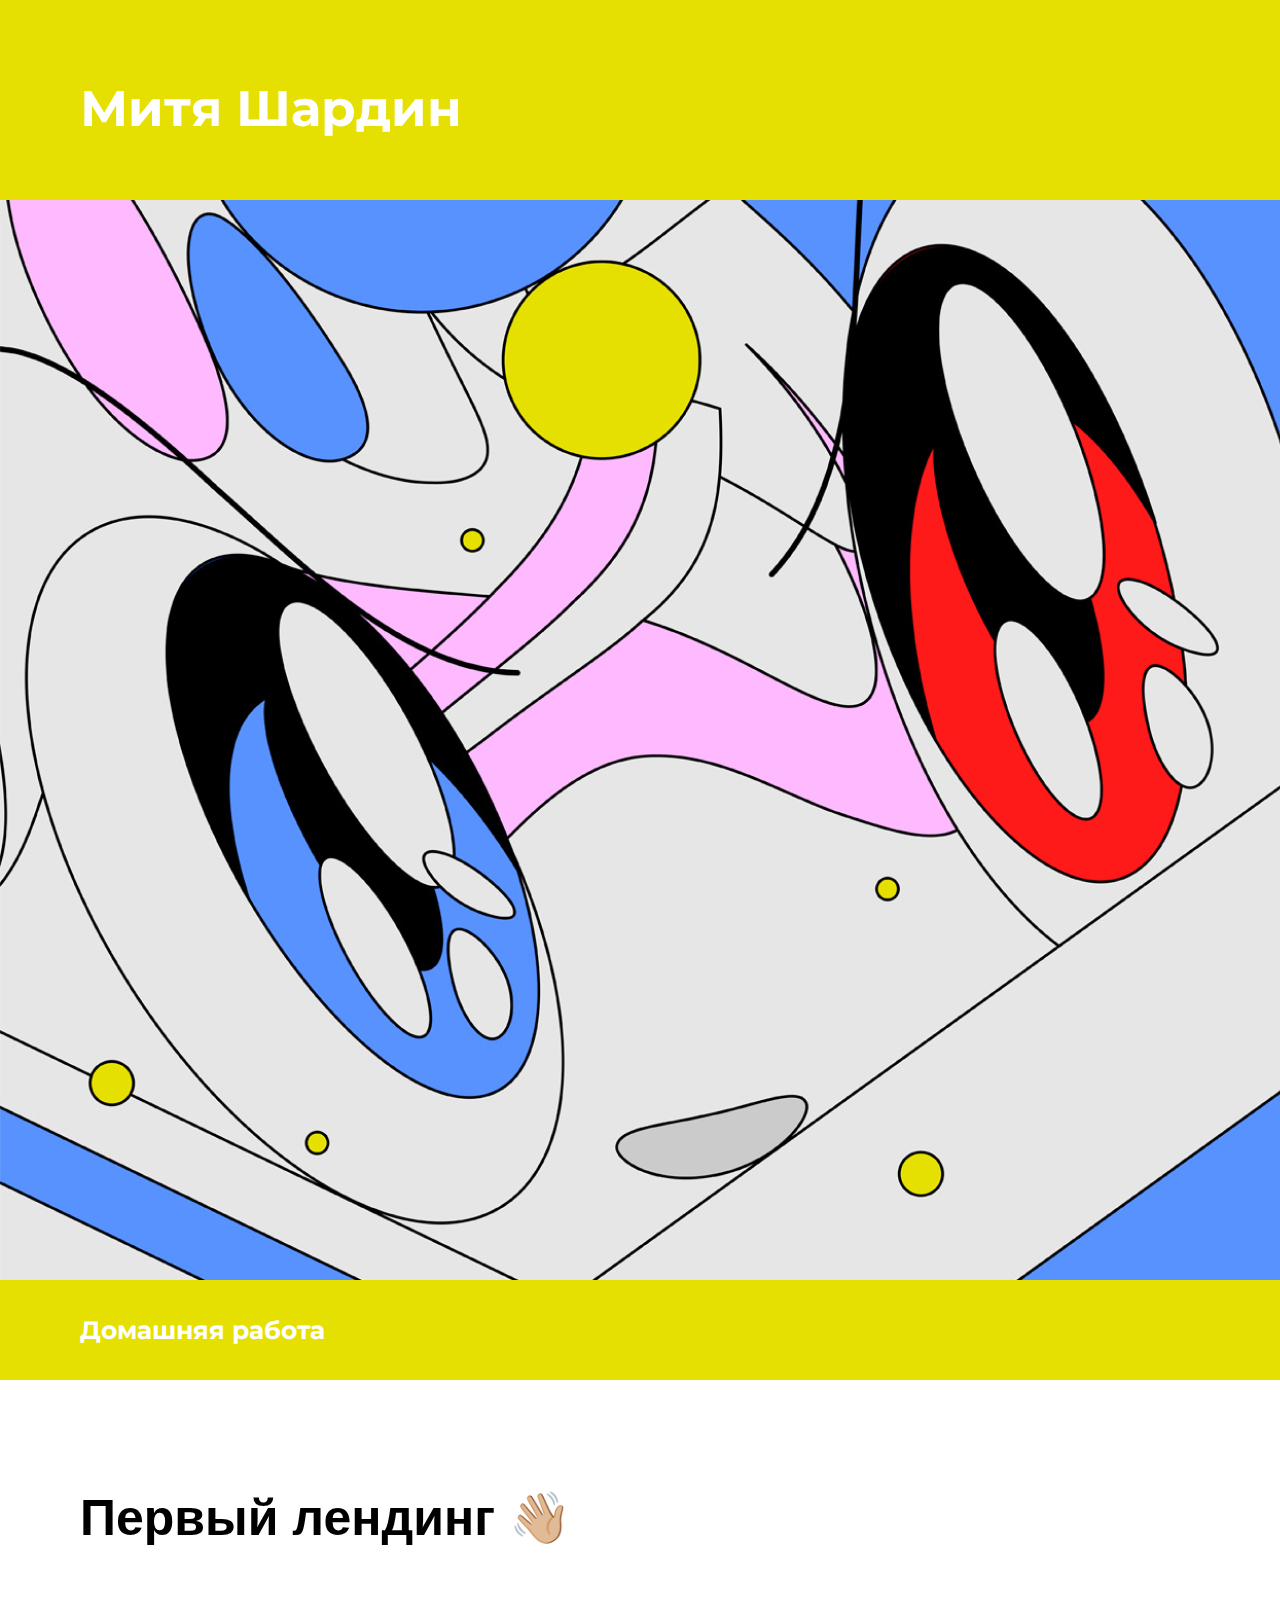
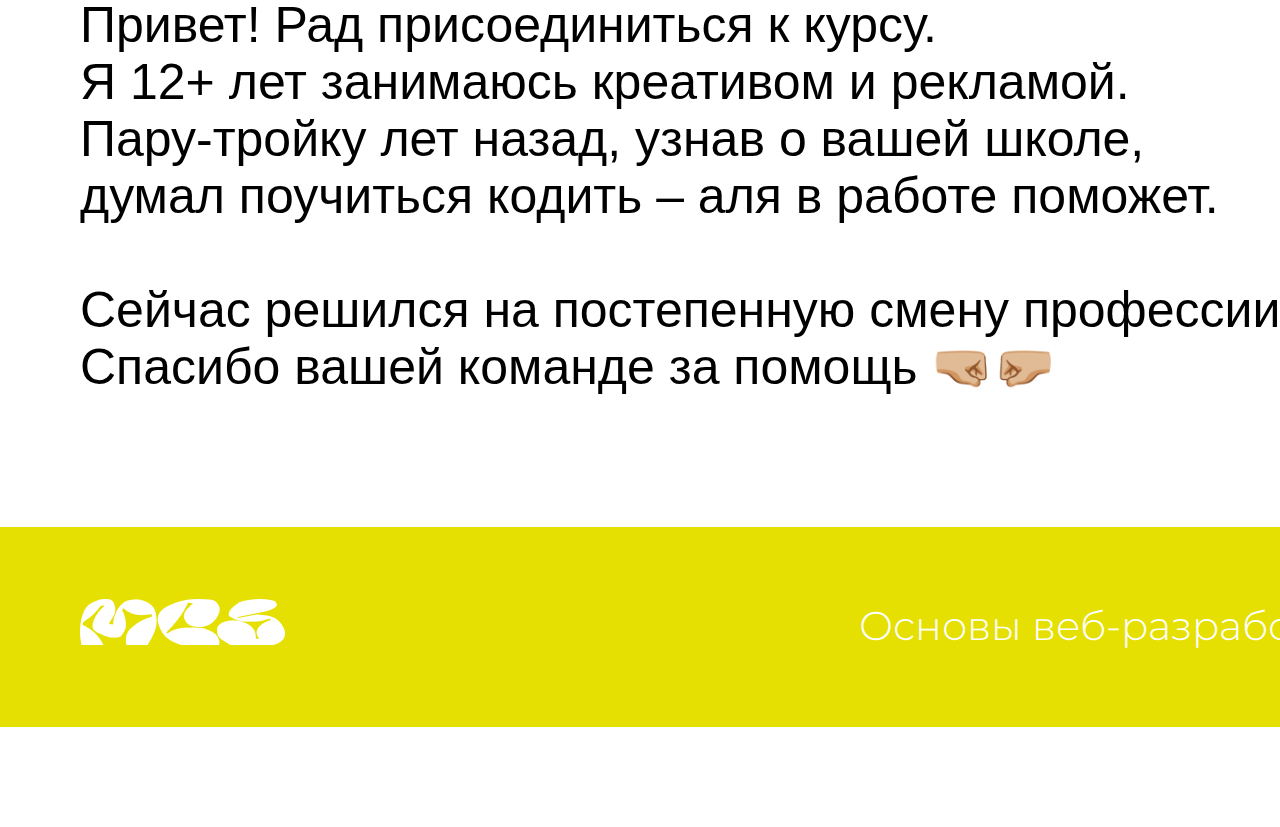
<file: 01_start/01_landing/index.html>
<!DOCTYPE html>
<html lang="ru">
<head>
	<title>Mitya Shardin</title>
	<meta charset="utf-8">
	<meta description="Boilerplate code">
	<meta keywords="Boilerplate, test">
	<link rel="stylesheet" href="css/style.css">
</head>
<body>
	<header class="header">
		<h1 class="heading">Митя Шардин</h1>
			<div class="image"></div>
			<div class="header2">
				<p class="heading2">Домашняя работа</p>
			</div>
	</header>
		<section class="section">
			<p class="line">Первый лендинг 👋🏼</p> <br> 
			<p class="copy">Привет! Рад присоединиться к курсу.<br>Я 12+ лет занимаюсь креативом и рекламой. <br>Пару-тройку лет назад, узнав о вашей школе, <br>думал поучиться кодить – аля в работе поможет. <br><br>Сейчас решился на постепенную смену профессии. Спасибо вашей команде за помощь 🤜🏼🤛🏼</p>
		</section>
		<footer class="footer">
			<div class="logo">
				<img src="img/logo.png" alt="Logo">
			</div>
			<p class="footer-copy">Основы веб-разработки</p>
		</footer>
</body>
</html>
</file>
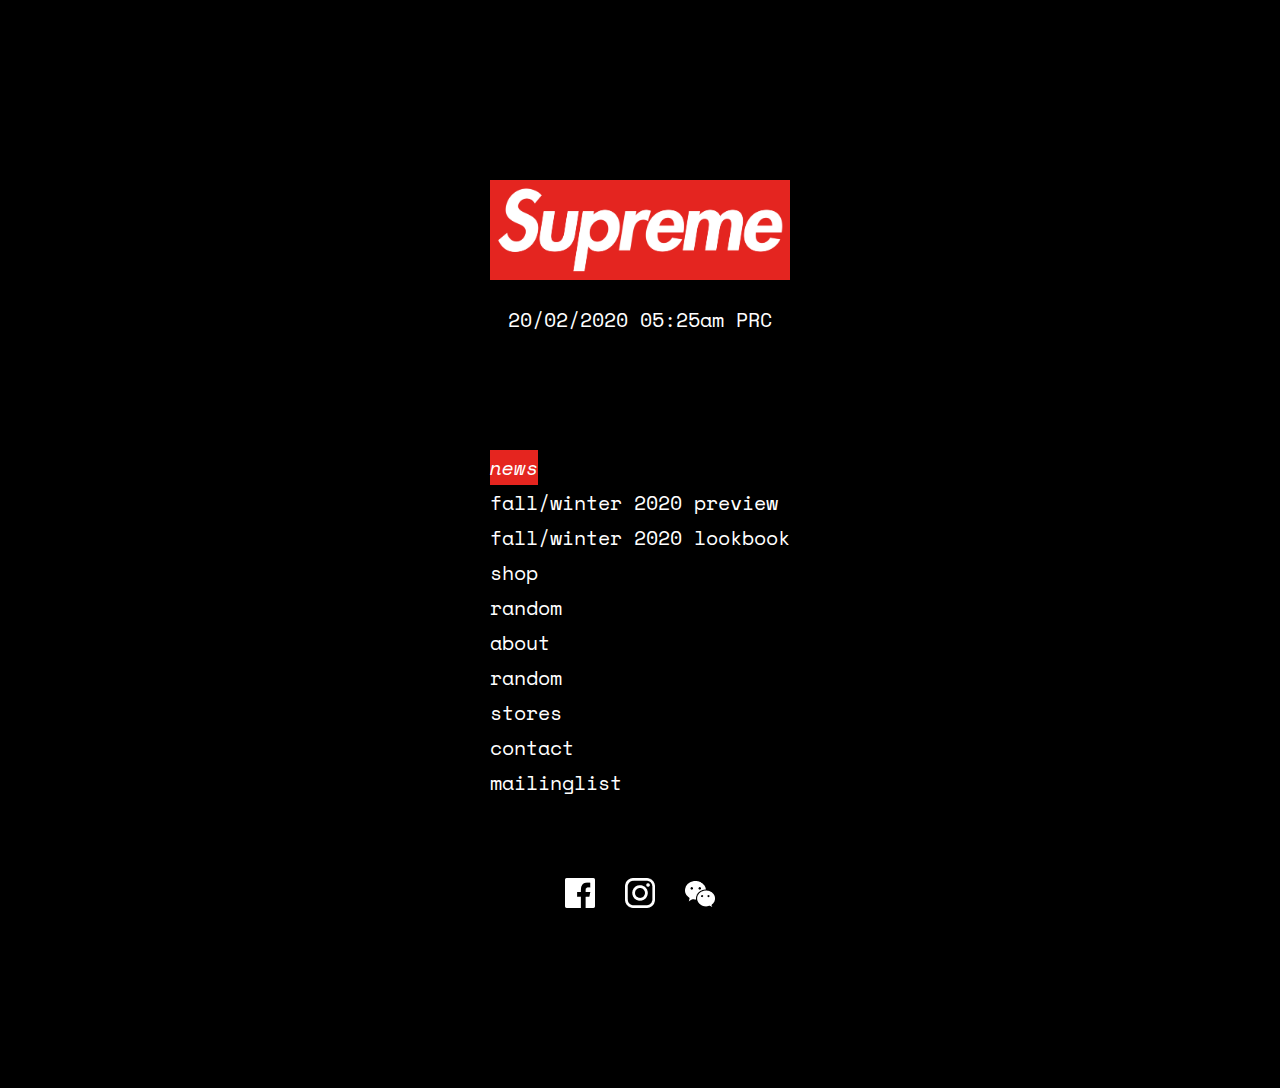
<file: 11_supreme/main/index.html>
<!DOCTYPE html>
<html lang="en">
<head>
	<title>Supreme</title>
	<meta charset="utf-8">
	<meta description="Boilerplate code">
	<meta keywords="Boilerplate, test">
	<link rel="stylesheet" href="css/style.css">
	<link href="https://cdn.jsdelivr.net/npm/bootstrap@5.1.3/dist/css/bootstrap.min.css" rel="stylesheet" integrity="sha384-1BmE4kWBq78iYhFldvKuhfTAU6auU8tT94WrHftjDbrCEXSU1oBoqyl2QvZ6jIW3" crossorigin="anonymous">
</head>
<body>
	<style>
	   body {
	    background-color: black;
	    color: #FFF;
	   }
  </style>
<header>
	<div class="header-content">
		<div class="logo"><p class="logo-time">20/02/2020 05:25am PRC</p>
		</div>
	</div>
</header>
	<main>
		<section class="all-content">
				<ul class="nav">
					<li class="nav-item news">
				    <a class="link" href="../news/index.html">news</a>
				  </li>
				  <li class="nav-item">
				    <a class="link" href="#">fall/winter 2020 preview</a>
				  </li>
				  <li class="nav-item">
				    <a class="link" href="#">fall/winter 2020 lookbook</a>
				  </li>
				  <li class="nav-item">
				    <a class="link" href="#">shop</a>
				  </li>
				  <li class="nav-item">
				    <a class="link" href="#">random</a>
				  </li>
				  <li class="nav-item">
				    <a class="link" href="#">about</a>
				  </li>
				  <li class="nav-item">
				    <a class="link" href="#">random</a>
				  </li>
				  <li class="nav-item">
				    <a class="link" href="#">stores</a>
				  </li>
				  <li class="nav-item">
				    <a class="link" href="#">contact</a>
				  </li>
				   <li class="nav-item">
				    <a class="link" href="#">mailinglist</a>
				  </li>
				</ul>
		</section>
	</main>
	<footer>
		<div class="social">
			<div class="fb"></div>
			<div class="insta"></div>
			<div class="message"></div>
		</div>
	</footer>

	<script src="https://cdn.jsdelivr.net/npm/bootstrap@5.1.3/dist/js/bootstrap.bundle.min.js" integrity="sha384-ka7Sk0Gln4gmtz2MlQnikT1wXgYsOg+OMhuP+IlRH9sENBO0LRn5q+8nbTov4+1p" crossorigin="anonymous"></script>

</body>
</html>
</file>
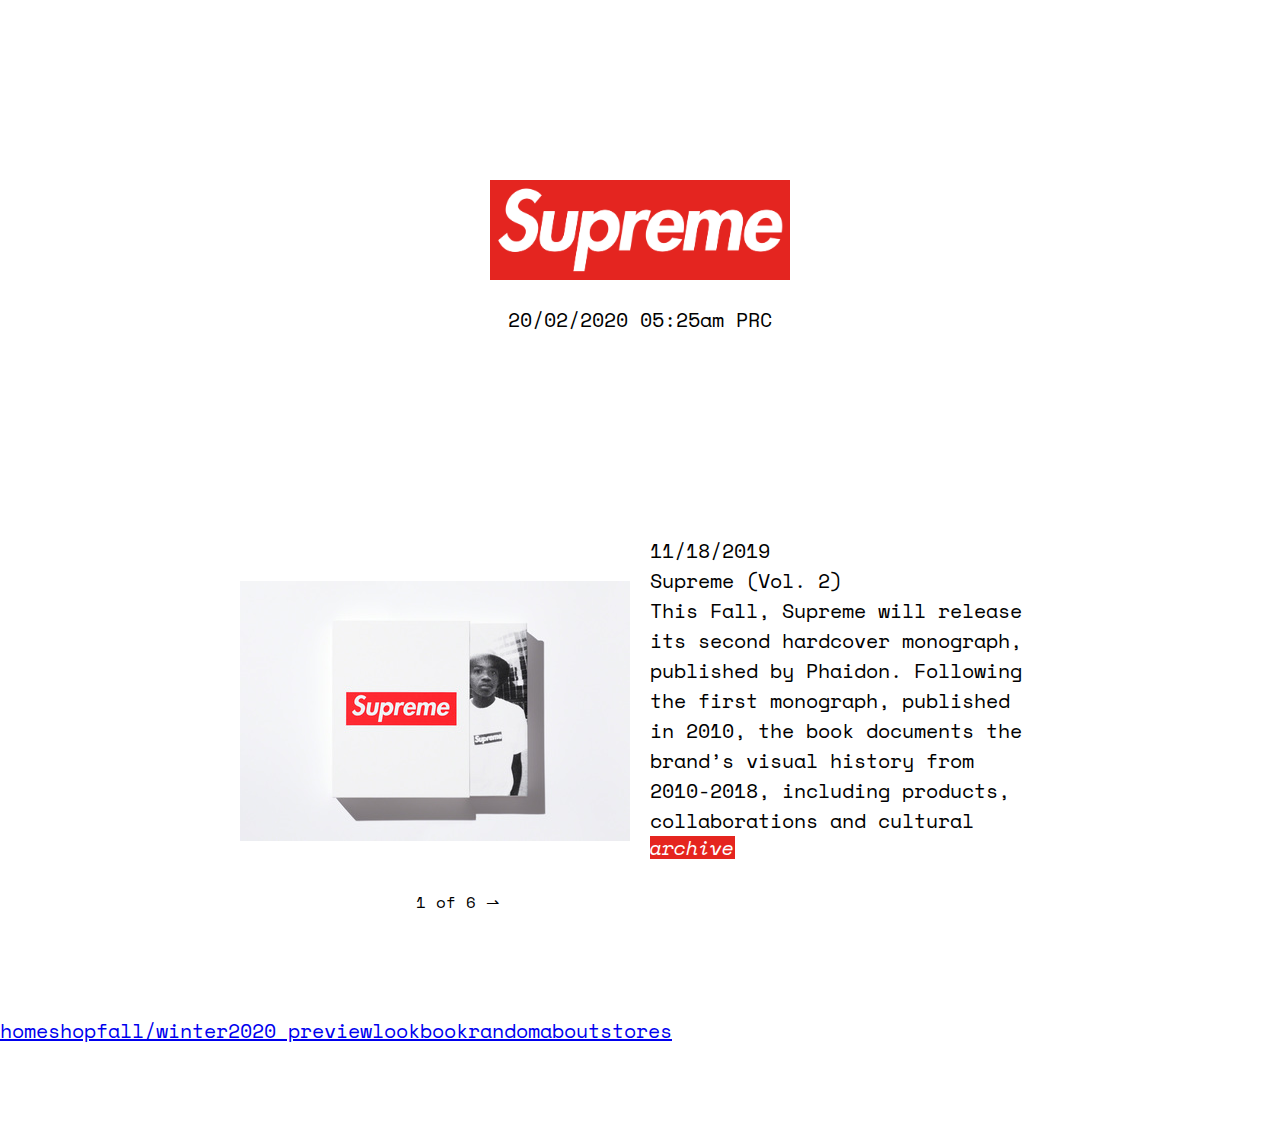
<file: 11_supreme/news/index.html>
<!DOCTYPE html>
<html lang="en">
<head>
	<title>Supreme</title>
	<meta charset="utf-8">
	<meta description="Boilerplate code">
	<meta keywords="Boilerplate, test">
	<link rel="stylesheet" href="css/style.css">
	<link href="https://cdn.jsdelivr.net/npm/bootstrap@5.1.3/dist/css/bootstrap.min.css" rel="stylesheet" integrity="sha384-1BmE4kWBq78iYhFldvKuhfTAU6auU8tT94WrHftjDbrCEXSU1oBoqyl2QvZ6jIW3" crossorigin="anonymous">
</head>
<body>
<header>
	<div class="header-content">
		<div class="logo"><p class="logo-time">20/02/2020 05:25am PRC</p>
		</div>

	</div>
</header>
	<main>
		<section class="all-content">
			<div class="photo">
				<img src="img/supreme.png" alt="supreme">
				<div><p class="slider">1 of 6 &#8640;</p></div>
			</div>
			<div class="copy">
				<p>11/18/2019</p>
				<p>Supreme (Vol. 2)</p>
				<p>This Fall, Supreme will release its second hardcover monograph, published by Phaidon. Following the first monograph, published in 2010, the book documents the brand’s visual history from 2010-2018, including products, collaborations and cultural <span>documentation.

				The book also includes a poem by Harmony Korine and essay by Carlo McCormick, and features projects with David Sims, Nobuyoshi Araki, Kate Moss and Dash Snow, among others. The 351-page book also features a product index of T-Shirts and select Lookbook imagery from Supreme’s archives.

				The Supreme edition of the book comes in a slip case and includes a poster and sticker. 

				This edition will be available exclusively in Supreme stores and online on November 21st.

				Available in Japan on November 23rd.</span></p>
				<p class="archive">archive</p>
			</div>
		</section>
	</main>
	<footer class="footer-nav">
		<ul class="nav justify-content-center">
		  <li class="nav-item">
		    <a class="nav-link" aria-current="page" href="#">home</a>
		  </li>
		  <li class="nav-item">
		    <a class="nav-link" href="#">shop</a>
		  </li>
		  <li class="nav-item">
		    <a class="nav-link" href="#">fall/winter</a>
		  </li>
		  <li class="nav-item">
		    <a class="nav-link" href="#">2020 preview</a>
		  </li>
		  <li class="nav-item">
		    <a class="nav-link" href="#">lookbook</a>
		  </li>
		  <li class="nav-item">
		    <a class="nav-link" href="#">random</a>
		  </li>
		  <li class="nav-item">
		    <a class="nav-link" href="#">about</a>
		  </li>
		  <li class="nav-item">
		    <a class="nav-link" href="#">stores</a>
		  </li>
		</ul>
	</footer>

	<script src="https://cdn.jsdelivr.net/npm/bootstrap@5.1.3/dist/js/bootstrap.bundle.min.js" integrity="sha384-ka7Sk0Gln4gmtz2MlQnikT1wXgYsOg+OMhuP+IlRH9sENBO0LRn5q+8nbTov4+1p" crossorigin="anonymous"></script>

</body>
</html>
</file>
<file: css/style.css>
@import url(reset.css);

body {
	height: 3000px;
}
.header	{
	height: 140px;
	color: white;
	display: flex;
	flex-direction: row;
	position: fixed;
}
.logo-1 {
	background-attachment: fixed;
	width: 180px;
	height: 90px;
	margin: 30px;
	margin-left: 50px;
}
nav {
	font-family: 'Arial';
	font-size: 50px;
	line-height: 57px;
	display: flex;
	align-items: center;
	color: #ff0b49
}
.link-1 {
	position: absolute;
	width: 130px;
	height: 40px;
	left: 950px;
	top: 50px;
}
.link-2 {
	position: absolute;
	width: 130px;
	height: 40px;
	left: 1105px;
	top: 50px;
}
.link-3{
	position: absolute;
	width: 130px;
	height: 40px;
	left: 1260px;
	top: 50px;
}
.key-visual {

}
.about {
	position: relative;
	width: 1040px;
	height: 280px;
	left: 201px;
	top: 90px;

	border: 3px solid #F8BFC7;
	box-sizing: border-box;
	border-radius: 20px;
}
strong {
	line-height: 60px;
}
.about-text {
	font-family: 'Arial';
	font-size: 25px;
	line-height: 29px;
	align-items: center;
	letter-spacing: 0.05em;
	padding: 18px;
	padding-top: 10px;
}
.bottles {
	display: flex;
	flex-direction: row;
	justify-content: space-around;
	margin-top: 174px;
}
figcaption {
	text-align: center;
	padding-top: 48px;
	font-family: 'Arial';
	font-size: 25px;
	line-height: 29px;
}
.composition {
	position: relative;
	width: 1040px;
	height: 280px;
	margin-top: 156px;
	margin-left: 201px;

	border: 3px solid #F8BFC7;
	box-sizing: border-box;
	border-radius: 20px;
}
.glass {
	float: left;
	margin: 30px 30px 30px 80px;
}
.comp-text {
	padding: 20px 30px 30px 261px;
	font-family: 'Arial';
	font-size: 25px;
	line-height: 29px;
	align-items: center;
	letter-spacing: 0.05em;
}
.comp-details {
	padding: 10px 0px;
}
.more {
	display: flex;
	justify-content: space-between;
	align-items: flex-start;
}
.copy, .f-link {
	width: 330px;
	height: 40px;
	left: 50px;
	top: 3269px;

	font-family: 'Arial';
	font-style: normal;
	font-weight: 400;
	font-size: 40px;
	line-height: 57px;
	padding: 40px;
	color: #ff0b49
}
.footer {
	position: relative;
	width: 1440px;
	height: 140px;
	margin-top: 150px;
	background: #F8BFC7
}
</file>
<file: 05_positions/css/style.css>
@import url(reset.css);

header {
	background-color: #FE1A19;
	color: white;
	font-family: helvetica;
	height: 60px;
	position: relative;
}

h1 {
	position: absolute;
	padding: 20px;
}

section {
	background-color: floralwhite;
	font-family: helvetica;
	color: black;
}
.section {
	text-align: justify;
}
.recipe {
	width: 400px;
	height: 850px;
	border: 2px solid hotpink;
	border-radius: 90px;
	display: inline-block;
	vertical-align: top;
	position: relative;
	box-sizing: border-box;
	margin: 52px 35px;
	padding: 40px;
	
}
.li {
	font-weight: 600;
}
.li-text {
	list-style-image: url("../img/bread.png");
}
.recipe-head {
	font-weight: 700;
	font-size: 30px;
	padding-top: 20px;
	padding-bottom: 20px;
	text-align: left;
}
.recipe-text {
	padding-top: 12px;
	padding-left: 10px;
	padding-bottom: 10px;
}
footer {
	top: 890px;
	background-color: #FE1A19;
	color: white;
	font-family: helvetica;
	height: 60px;
}
footer p {
	padding: 20px;
}
</file>
<file: 06_flex/css/style.css>
@import url(reset.css);

body {
	height: 3000px;
}
.header	{
	height: 140px;
	width: 100%;
	color: white;
	display: flex;
	flex-direction: row;
	justify-content: space-between;
	align-items: center;
	position: fixed;
	margin-left: 50px;
}
.logo-1 {
	width: 180px;
	height: 90px;
	transition-duration: .7s;
}
.logo-1:hover {
	transform: scale(1.2);
}
nav {
	height: 40px;
	width: 450px;
	align-items: flex-end;
}
.link {
	font-family: 'Arial';
	font-size: 50px;
	color: #ff0b49;
}
.hero-block {
	height: 950px;
	width: 100%;
	background-image: url(../img/evian_origins_logo.png);
	background-position: top;
	background-size: cover;
	background-repeat: no-repeat;
	display: flex;
	justify-content: center;
	align-items: center;
}
.slogan {
	font-family: 'Arial';
	color: #ff0b49;
	font-style: normal;
	font-weight: 400;
	font-size: 100px;
	line-height: 115px;
	transition-duration: 1s;
}
.slogan:hover {
	transform: scale(1.2);
	transition-duration: .2s;
	transition-timing-function: ease;
}
main {
	padding-top: 140px;
}
.all-content {
	width: 1040px;
	margin: auto;
}
.bordered {
	width: 1040px;
	font-family: 'Arial';
	font-size: 25px;
	line-height: 29px;
	margin: 150px auto;

	border: 3px solid #F8BFC7;
	box-sizing: border-box;
	border-radius: 20px;
	padding: 24px;
}
strong {
	line-height: 35px;
}
.bordered:link {
	background-color: lightblue;
}
.bottles {
	display: flex;
	flex-direction: row;
	justify-content: space-between;
	flex-wrap: wrap;
	margin-top: 174px;
}
figcaption {
	text-align: center;
	padding-top: 48px;
	font-family: 'Arial';
	font-size: 25px;
	line-height: 29px;
}
.bordered-flex {
	display: flex;
	flex-direction: row;
	flex-wrap: ;
	justify-content: center;
	align-items: center;
	letter-spacing: 0.05em;
	padding: 0 15px;
}
.glass {
	padding: 30px 80px;
}
.comp-details {
	margin-bottom: 15px;
}
.more {
	display: flex;
	justify-content: space-between;
	align-items: flex-start;
}
.copy, .f-link {
	width: 330px;
	height: 40px;
	left: 50px;
	top: 3269px;

	font-family: 'Arial';
	font-style: normal;
	font-weight: 400;
	font-size: 40px;
	line-height: 57px;
	padding: 40px;
	color: #ff0b49
}
.footer {
	height: 140px;
	width: 100%;
	position: relative;
	margin-top: 150px;
	background: #F8BFC7
}
</file>
<file: 08_responsive/css/style.css>
@import url(reset.css);

@keyframes pop {
  20% {
    transform: translateY(9px);
  }
  40% {
    transform: translateY(-9px);
  }
  60% {
  	transform: translateY(6px);
  }
  80% {
  	transform: translateY(-6px);
  }
  100% {
    transform: translateY(0);
  }
}

header {
	min-height: 160px;
	background-color: rgb(255, 225, 57);
	display: flex;
	flex-flow: row wrap;
	justify-content: center;
	align-content: center;
}
h1, h2 {
	font-size: 3.5em;
	font-weight: 400;
	text-transform: uppercase;
	font-family: 'Helvetica' sans-serif;
	cursor: pointer;
}
h1:hover {
	transform: scale(1.3);
	transition-duration: 1.5s;
	transition-timing-function: ease;
}
main {
	padding: 70px 0;
}
.columns {
	width: 80vw;
	min-height: 40vh;
	display: flex;
	flex-flow: row;
	justify-content: space-around;
	align-items: flex-start;
	margin: auto;
}
.column {
	border: 1px solid pink;
	width: calc((100% - 100px)/3);
}
.image1 {
	background-image: url(../img/Meta_Side_Table.png);
	background-size: cover;
	background-position: center;
	background-origin: border-box;
	height: 150px;
	padding-bottom: 100%;
	position: relative;
	cursor: pointer;
}
.image1-desc {
	position: absolute;
	color: white;
	font-famity: 'Helvetica';
	background-color: rgba(0, 0, 0, 0.2);
	opacity: 0;
	transition: opasity 2s easy-in;
	height: 100%;
	width: 100%;
	top: 0;
	left: 0;
}
.image1-desc p {
	padding: 20px 30px;
	font-style: italic;
}
.image1:hover .image1-desc {
  opacity: 1;
}
.image2 {
	background-image: url(../img/Click_Shelf.png);
	background-size: cover;
	background-position: center;
	background-origin: border-box;
	height: 150px;
	padding-bottom: 100%;
	position: relative;
	cursor: pointer;
}
.image2-desc {
	position: absolute;
	color: white;
	font-famity: 'Helvetica';
	background-color: rgba(0, 0, 0, 0.2);
	opacity: 0;
	transition: opasity 2s easy-in;
	height: 100%;
	width: 100%;
	top: 0;
	left: 0;
}
.image2-desc p {
	padding: 20px 30px;
	font-style: italic;
}
.image2:hover .image2-desc {
  opacity: 1;
 }
.image3 {
	background-image: url(../img/Float_Shelf.png);
	background-size: cover;
	background-position: center;
	background-origin: border-box;
	height: 150px;
	padding-bottom: 100%;
	position: relative;
	cursor: pointer;
}
.image3-desc {
	position: absolute;
	color: white;
	font-famity: 'Helvetica';
	background-color: rgba(0, 0, 0, 0.2);
	opacity: 0;
	transition: opasity 2s easy-in;
	height: 100%;
	width: 100%;
	top: 0;
	left: 0;
}
.image3-desc p {
	padding: 20px 30px;
	font-style: italic;
}
.image3:hover .image3-desc {
  opacity: 1;
 }
p {
	font-family: 'Helvetica' sans-serif;
	font-style: normal;
	font-weight: 400;
	font-size: 20px;
	line-height: 30px;
}
h3 {
	font-weight: 700;
	line-height: 40px;
}
.text {
padding: 23px 30px 33px;
line-height: 130%;
}
footer {
	min-height: 160px;
	background-color: rgb(255, 225, 57);
	display: flex;
	flex-flow: row wrap;
	justify-content: center;
	align-content: center;
}
h2:hover {
	animation: pop 1s ease 1;
}
</file>
<file: 09_adaptive/css/style.css>
@import url(reset.css);

.header, .footer {
	background: rgb(21, 0, 255);
	color: white;
	font-family: 'Helvetica';
	font-size: 1em;
	height: 100px;
	display: flex;
	flex-flow: row wrap;
	justify-items: center;
	align-items: center;
}
.headline {
	padding-left: 30px;
}
.blocks {
	display: flex;
	flex-flow: row wrap;
	justify-content: center;
	align-items: center;
} 
.block {
	border: 7px solid black;
	box-sizing: border-box;
	font-family: 'Helvetica';
	width: calc(60vw/2);
	margin: 20px;
	justify-content: space-around;
	align-items: center;
	text-align: center;
	font-weight: 700;
	font-size: 2.5em;
	line-height: 1em;
}
.footer {
	display: flex;
	justify-content: space-between;
}
.copyright {
	padding-left: 30px;
}
.button {
	display: inline-block;
	width: 99px;
	margin-right: 30px;
}

@media screen and (min-width: 322px) {
	.block {
		display: flex;
		flex-flow: row wrap;
		min-width: 60vw;
		min-height: 30vh;
		padding: 5px;
		font-size: 2em;
	}
	.blocks {
		padding: 102px 110px;
	}
}
@media screen and (min-width: 600px) {
	.block {
		display: flex;
		flex-flow: row wrap;
		min-width: 50vw;
		min-height: 30vh;
		padding: 5px;
		font-size: 2em;
	}
	.blocks {
		padding: 102px 110px;
	}

}
@media screen and (min-width: 960px) {
	.block {
		display: flex;
		flex-flow: row wrap;
		min-width: 33vw;
		min-height: 35vh;
	}
	.blocks {
		padding: 102px 110px;
	}
}
</file>
<file: 10_form/css/style.css>
@import url(reset.css);

@keyframes pop {
  20% {
    transform: translateY(9px);
  }
  40% {
    transform: translateY(-9px);
  }
  60% {
  	transform: translateY(6px);
  }
  80% {
  	transform: translateY(-6px);
  }
  100% {
    transform: translateY(0);
  }
}

.header, .footer {
	width: 100%;
	height: 90px;
	font-family: Arial, Helvetica, sans-serif;
	font-size: 1.5em;
	font-weight: 550;
	background-color:rgb(248, 191, 199);
	display: flex;
	align-items: center;
	justify-content: space-between;
	flex-flow: row;
}
.nav {
	display: flex;
	justify-content: space-around;
	width: 50vw;
	margin-left: 20px;
	text-decoration: underline;
	cursor: pointer;
}
input[type="search"] {
	width: 20px;
	height: 4.9vh;
	cursor: pointer;
	background-image: url(../img/search.png);
	background-position: 5px;
	background-repeat: no-repeat;
	background-size: 20px;
	border: 2px solid grey;
	border-radius: 20px;
	padding-left: 30px;
	margin-right: 30px;
	transition: width 0.3s ease-in-out;
}
input[type="search"]:hover {
	border: 2px solid grey;
	width: 200px;
}
.hero-block {
	width: 100%;
	background-image: url(../img/background.png);
	background-position: center;
	background-size: cover;
	height: 643px;
}
label, .input-form {
	display: inline-block;
	cursor: pointer;
}
.checkbox {
	margin: auto;
	cursor: pointer;
}
fieldset {
	width: 250px;
	background-color: rgb(248, 191, 199);
	border: 3px solid white;
	border-radius: 40px;
	display: flex;
	flex-flow: column;
	justify-content: flex-start;
	padding: 30px;
	font-family: Arial, Helvetica, sans-serif;
	color: white;
	font-weight: 600;
	line-height: 2em;
}
.input-form.data {
	border: none;
	background-color: rgb(248, 191, 199);
	border-bottom: 2px solid white;
	color: grey;
	font-weight: 600;
	font-style: italic;
}
input[type=input-form]:focus {
	border: 3px solid blue;
}
input[type="submit"] {
	width: 50%;
	display: flex;
	flex-flow: row nowrap;
	justify-content: center;
	margin: auto;
	margin-top: 10px;
	background-color: rgb(1, 191, 231);
	color: white;
	cursor: pointer;
	border: 1px solid white;
	font-weight: 700;
}
input[type="submit"]:hover {
	background-color: rgb(255, 217, 49);
	color: black;
}
.main-form {
	padding: 50px 90px;
}
.background {
	height: 201px;
	background-color: rgb(52, 111, 210);
}
label {
	padding-top: 7px;
}
span.input-form {
	padding-top: 7px;
}
h1 {
	display: flex;
	flex-flow: row wrap;
	justify-content: center;
	align-items: center;
	font-size: 3em;
	font-weight: 600;
	font-family: Arial, Helvetica, sans-serif;
	text-transform: uppercase;
	color: #FEB700;
	padding-top: 30px;
}
h1:hover {
	animation: pop 1s ease 1;
}
.footer {
	display: flex;
	justify-content: space-between;
}
.brand-name, .copyright {
	margin: 30px;
	font-size: 20px;
}
</file>
<file: 11_supreme_01/css/style.css>
@import url(reset.css);

@import url('https://fonts.googleapis.com/css2?family=Roboto&family=Space+Mono:ital,wght@0,400;0,700;1,400;1,700&display=swap');

.header-content {
	display: flex;
	justify-content: center;
	position: relative;
	top: 180px;
	align-items: center;
	text-align: center;
}
.logo-time {
	display: flex;
	position: relative;
	justify-content: center;
	top: 130px;
	font-size: 20px;
	font-family: 'Space mono', sans-serif;
}
.logo {
	background-image: url(../img/Supreme-logo.png);
	background-position: center;
	height: 100px;
	width: 300px;
	background-size: cover;
	background-repeat: no-repeat;
	cursor: pointer;
}
.all-content{
	display: flex;
	flex-flow: row wrap;
	justify-content: center;
	column-gap: 20px;
	margin-top: 386px;
}
.photo {
	background-image: url(../img/supreme.png);
	width: 390px;
	height: 260px;
	margin-top: 40px;
}
figcaption {
	position: relative;
	top: 300px;
	left: 45%;
	font-family: 'Space mono', sans-serif;
	cursor: pointer;
}
.copy {
	position: relative;
	width: 390px;
	height: 360px;
	font-size: 20px;
	line-height: 30px;
	font-family: 'Space mono', sans-serif;
}
span	{
	display: none;
	visibility: hidden;
}
.archive {
	font-style: italic;
	background-color: rgb(229, 37, 31);
	width: 85px;
	line-height: 23px;
	color: white;
	cursor: pointer;
}
.nav {
	display: flex;
	align-items: center;
	position: relative;
	top: 125px;
	text-decoration: none;
	color: black;
	padding-bottom: 99px;
	font-family: 'Space mono', sans-serif;
	font-size: 20px;
}
li {
	cursor: pointer;
}

@media screen and (min-width: 0px) {
	.all-content {
		display: flex;
		flex-flow: column wrap;
		justify-content: center;
		align-items: center;
		row-gap: 40px;
		margin-top: 250px;
	}
	.copy {
		padding-top: 50px;
	}
}

@media screen and (min-width: 800px) {
	.all-content {
		display: flex;
		flex-flow: row wrap;
		justify-content: center;
		column-gap: 20px;
		margin-top: 386px;
	}
}
</file>
<file: 11_supreme_02/css/style.css>
@import url(reset.css);

@import url('https://fonts.googleapis.com/css2?family=Roboto&family=Space+Mono:ital,wght@0,400;0,700;1,400;1,700&display=swap');

.header-content {
	display: flex;
	justify-content: center;
	position: relative;
	top: 180px;
	align-items: center;
	text-align: center;

}
.logo-time {
	display: flex;
	position: relative;
	justify-content: center;
	top: 130px;
	font-size: 20px;
	font-family: 'Space mono', sans-serif;
}
.logo {
	background-image: url(../img/Supreme-logo.png);
	background-position: center;
	height: 100px;
	width: 300px;
	background-size: cover;
	background-repeat: no-repeat;
	cursor: pointer;
}
.all-content {
	display: flex;
	align-items: center;
	font-family: 'Space mono', sans-serif;
}
.nav {
	display: flex;
	flex-flow: column wrap;
	justify-content: center;
	margin: auto;
	margin-top: 350px;
}
.link {
	text-decoration: none;
	color: white;
	line-height: 35px;
	font-size: 20px;
}
.link:hover {
	color: #30d5c8;
}
li {
	cursor: pointer;
}
.fb {
	background-image: url(../img/fb.png);
	background-position: center;
	background-repeat: no-repeat;
	height: 30px;
	cursor: pointer;
}
.insta {
	background-image: url(../img/insta.png);
	background-position: center;
	background-repeat: no-repeat;
	height: 30px;
	cursor: pointer;
}
.message {
	background-image: url(../img/message.png);
	background-position: center;
	background-repeat: no-repeat;
	height: 30px;
	cursor: pointer;
}
.social {
	display: grid;
	grid-template-columns: repeat(3, 30px);
	margin-top: 78px;
	grid-column-gap: 30px;
	height: 30px;
	margin-bottom: 180px;
}
footer {
	display: grid;
	justify-items: center;
}
@media screen and (min-width: 0px) {
	.news {
	font-style: normal;
	background-color: black;
	}
}

@media screen and (min-width: 800px) {
	.news {
	font-style: italic;
	background-color: rgb(229, 37, 31);
	width: 48px;
	}
}
</file>
<file: 12_meduza/css/style.css>
@import url(reset.css);

@import url('https://fonts.googleapis.com/css2?family=Roboto&family=Space+Mono:ital,wght@0,400;0,700;1,400;1,700&display=swap');

.logo {
	margin-top: -45px;
	margin-left: 60px;
	cursor: pointer;
}
.nav {
	display: flex;
	justify-content: center;
	align-items: center;
	margin-top: 40px;
	font-weight: bold;
}
.nav-items {
	display: inline-block;
	margin-right: 30px;
	color: #FFFFFF;
	cursor: pointer;
}
ul li.upd {
	color: #A37846;
}
.switch-search {
	display: flex;
	justify-content:flex-end;
	align-items: center;
	margin-top: -20px;
	margin-right: 61px;
	column-gap: 20px;
}
.en {
	color: #FFFFFF;
	font-weight: bold;
}
.search {
	width: 15px;
	height: 15px;
}
.variables {
	position: relative;
	max-width: 1320px;
	height: 56px;
	left: 60px;
	top: 90px;
	background: #FFFFFF;
	border-radius: 10px;
}
.currency {
	display: flex;
	justify-content: flex-start;
	align-items: center;
	padding-top: 16px;
	padding-left: 16px;
	font-weight: bold;
	column-gap: 10px;
}
.settings {
	display: flex;
	flex-flow: row nowrap;
	justify-content: flex-end;
	margin-top: -25px;
	margin-right: 16px;
}
.sort {
	font-weight: bold;
	color: #9CA1A9;
}
.dol, .eur {
	font-weight: bold;
	color: #9CA1A9;
}
.switch {
  position: relative;
  display: inline-block;
  width: 48px;
  height: 28px;
  margin-left: 10px;
  margin-top: -3px;
}
.switch input {
	display:none;
}
.slider {
  position: absolute;
  cursor: pointer;
  top: 0;
  left: 0;
  right: 0;
  bottom: 0;
  background-color: #ccc;
  transition: .4s;
  transition: .4s;
}
.slider:before {
  position: absolute;
  content: "";
  height: 20px;
  width: 20px;
  left: 4px;
  bottom: 4px;
  background-color: white;
  transition: .4s;
}
input:checked + .slider {
  background-color: #2196F3;
}
input:focus + .slider {
  box-shadow: 0 0 1px #2196F3;
}
input:checked + .slider:before {
	transform: translateX(20px);
}
.slider.round {
  border-radius: 34px;
}

.slider.round:before {
  border-radius: 50%;
}
.all-content {
	position: relative;
	width: 1320px;
	height: 1310px;
	left: 60px;
	top: 105px;

	background: #F2F2F2;
	border-radius: 10px 10px 0px 0px;
}
.hot-news {
	position: relative;
	width: 1200px;
	height: 250px;
	left: 60px;
	top: 60px;

	background: #FFFFFF;
	border: 5px solid #A37846;
	box-sizing: border-box;
	border-radius: 10px;
	font-family: 'PF Regal Text Pro';
	display: flex;
	justify-content: flex-start;
	align-items: center;
	flex-flow: column nowrap;
}
.hot {
	position: relative;
	top: 45px;
	font-style: normal;
	font-weight: 400;
	font-size: 50px;
	line-height: 50px;
	text-align: center;
}
.time-hot {
	position: relative;
	top: 90px;

	font-style: normal;
	font-family: '(null)';
	font-weight: 400;
	font-size: 15px;
	line-height: 18px;
	text-align: center;
	color: #9CA1A9;
}
.last-news {
	position: relative;
	width: 1200px;
	height: 436px;
	left: 60px;
	top: 80px;

	background: #FFFFFF;
	border: 1px solid #9CA1A9;
	box-sizing: border-box;
	border-radius: 10px;

	display: grid;
	grid-template-columns: 570px 250px 250px;
	grid-template-rows: repeat(2, 200px);
	grid-column-gap: 15px;
	padding-top: 30px;
	padding-left: 30px;
	font-family: 'PF Regal Text Pro';
}
.previous-news {
	display: grid;
	grid-template-columns: 250px 250px;
	grid-column-gap: 55px;
	grid-row-gap: 70px;
}
.time {
	font-family: '(null)';
	font-style: normal;
	font-weight: 400;
	font-size: 15px;
	line-height: 18px;
	
	text-align: left;
	color: #9CA1A9;
}
.main-news {
	display: grid;
	grid-row: 1 / 3;
	font-size: 35px;
}
.previous {
	font-family: 'PF Regal Text Pro';
	font-style: normal;
	font-weight: 400;
	line-height: 23px;
}
.news-text {
		font-family: 'PF Regal Text Pro';
	position: relative;
	font-size: 20px;
}
.big {
	margin-top: 194px;
}
.small-1 {
	position: absolute;
	top: 175px;
}
.small-2 {
	position: absolute;
	top: 388px;
}
.double {
	margin-top: 20px;
}
.nav-footer {
	display: flex;
	flex-flow: row;
	justify-content: space-around;
	margin-top: 150px;
	position: relative;
	color: #FFFFFF;
	font-family: 'PF Regal Text Pro', sans-serif;
	font-style: normal;
	font-weight: 400;
	font-size: 15px;
	line-height: 18px;
	letter-spacing: -0.05em;
	
	margin-left: 172px;
	margin-right: 167px;
}
h5 {
	text-align: center;
	padding-top: 18px;
	padding-bottom: 18px;
}
li, h5, p, h1, h2 {
	cursor: pointer;
}
.rss {
	padding-left: 30px;
}
.data-ul {
	padding-left: 55px;
}
.line-big {
	position: relative;
	margin-top: 50px;
	display: flex;
	justify-content: center;
}
.copyright {
	padding-left: 235px;
	padding-top: 37px;
	padding-bottom: 39px;
	color: #FFFFFF;
	font-family: 'PF Regal Text Pro', sans-serif;
	ont-weight: 400;
	font-size: 15px;
	line-height: 18px;
	letter-spacing: -0.05em;
}
/*
@media screen and (min-width: 0px) {
	.all-content {
		display: flex;
		flex-flow: column wrap;
		justify-content: center;
		align-items: center;
		row-gap: 40px;
		margin-top: 250px;
	}
	.copy {
		padding-top: 50px;
	}
}

@media screen and (min-width: 800px) {
	.all-content {
		display: flex;
		flex-flow: row wrap;
		justify-content: center;
		column-gap: 20px;
		margin-top: 386px;
	}
}
*/
</file>
<file: 01_start/01_landing/css/style.css>
@import url(reset.css);
@import url('https://fonts.googleapis.com/css2?family=Montserrat:wght@300;700&display=swap');
@import url(../img/icon.ico);

body {
	width: 1440px;
	height:2427px;
}
.heading {
	width: 470px;
	height: 40px;
	padding: 80px;
	
	color: white;
	font-family: 'Montserrat';
	font-weight: 700;
	font-size: 50px;
	line-height: 57px;
}
.header {
	background-color: #e5e002;
	width: 1440px;
	height:200px;
}
.image {
	background-image: url(../img/img.png);
	background-size: cover;
	width: 1440px;
	height:1080px;
}
.heading2 {
	width: 935px;
	height: 29px;
	padding-top: 36px;
	padding-left: 80px;
	padding-right: 425px;
	padding-bottom: 35px;

	color: white;
	font-family: 'Montserrat';
	font-style: normal;
	font-weight: 700;
	font-size: 25px;
	line-height: 29px;
}
.header2 {
	width: 1440px;
	height: 100px;
	background-color: #e5e002;
}
.section {
	width: 1280px;
	height: 637px;
	padding-left: 80px;
	padding-top: 1290px;
	
	font-family: 'Helvetica';
	font-style: normal;
	line-height: 50px;
}
.line {
	font-weight: bolder;
	font-size: 50px;
	line-height: 57px;
}
.copy {
	font-weight: lighter;
	font-size: 50px;
	line-height: 57px;
}
.footer {
	width: 1440px;
	height: 200px;
	background-color: #e5e002;
}
.logo {
	padding-left: 5.56%;
	padding-right: 80.21%;
	padding-top: 5%;
	padding-bottom: 3.17%;
}
.footer-copy {
	position: absolute;
	width: 614px;
	height: 64px;
	left: 746px;
	top: 2197px;

	color: white;
	font-family: 'Montserrat';
	font-size: 40px;
	font-weight: 300;
	line-height: 57px;
	align-items: center;
	text-align: right;
}
</file>
<file: 11_supreme/main/css/style.css>
@import url(reset.css);

@import url('https://fonts.googleapis.com/css2?family=Roboto&family=Space+Mono:ital,wght@0,400;0,700;1,400;1,700&display=swap');

.header-content {
	display: flex;
	justify-content: center;
	position: relative;
	top: 180px;
	align-items: center;
	text-align: center;

}
.logo-time {
	display: flex;
	position: relative;
	justify-content: center;
	top: 130px;
	font-size: 20px;
	font-family: 'Space mono', sans-serif;
}
.logo {
	background-image: url(../img/Supreme-logo.png);
	background-position: center;
	height: 100px;
	width: 300px;
	background-size: cover;
	background-repeat: no-repeat;
	cursor: pointer;
}
.all-content {
	display: flex;
	align-items: center;
	font-family: 'Space mono', sans-serif;
}
.nav {
	display: flex;
	flex-flow: column wrap;
	justify-content: center;
	margin: auto;
	margin-top: 350px;
}
.link {
	text-decoration: none;
	color: white;
	line-height: 35px;
	font-size: 20px;
}
.link:hover {
	color: #30d5c8;
}
li {
	cursor: pointer;
}
.fb {
	background-image: url(../img/fb.png);
	background-position: center;
	background-repeat: no-repeat;
	height: 30px;
	cursor: pointer;
}
.insta {
	background-image: url(../img/insta.png);
	background-position: center;
	background-repeat: no-repeat;
	height: 30px;
	cursor: pointer;
}
.message {
	background-image: url(../img/message.png);
	background-position: center;
	background-repeat: no-repeat;
	height: 30px;
	cursor: pointer;
}
.social {
	display: grid;
	grid-template-columns: repeat(3, 30px);
	margin-top: 78px;
	grid-column-gap: 30px;
	height: 30px;
	margin-bottom: 180px;
}
footer {
	display: grid;
	justify-items: center;
}
@media screen and (min-width: 0px) {
	.news {
	font-style: normal;
	background-color: black;
	}
}

@media screen and (min-width: 800px) {
	.news {
	font-style: italic;
	background-color: rgb(229, 37, 31);
	width: 48px;
	}
}
</file>
<file: 11_supreme/news/css/style.css>
@import url(reset.css);

@import url('https://fonts.googleapis.com/css2?family=Roboto&family=Space+Mono:ital,wght@0,400;0,700;1,400;1,700&display=swap');

.header-content {
	display: flex;
	justify-content: center;
	position: relative;
	top: 180px;
	align-items: center;
	text-align: center;
}
.logo-time {
	display: flex;
	position: relative;
	justify-content: center;
	top: 130px;
	font-size: 20px;
	font-family: 'Space mono', sans-serif;
}
.logo {
	background-image: url(../img/Supreme-logo.png);
	background-position: center;
	height: 100px;
	width: 300px;
	background-size: cover;
	background-repeat: no-repeat;
	cursor: pointer;
}
.all-content{
	display: flex;
	flex-flow: row wrap;
	justify-content: center;
	column-gap: 20px;
	margin-top: 386px;
}
.photo {
	width: 390px;
	height: 260px;
	margin-top: 40px;
}
.slider {
	position: relative;
	top: 50px;
	left: 45%;
	font-family: 'Space mono', sans-serif;
	cursor: pointer;
}
.copy {
	position: relative;
	width: 390px;
	height: 360px;
	font-size: 20px;
	line-height: 30px;
	font-family: 'Space mono', sans-serif;
}
span	{
	display: none;
	visibility: hidden;
}
.archive {
	font-style: italic;
	background-color: rgb(229, 37, 31);
	width: 85px;
	line-height: 23px;
	color: white;
	cursor: pointer;
}
.nav {
	display: flex;
	align-items: center;
	position: relative;
	top: 125px;
	text-decoration: none;
	color: black;
	padding-bottom: 99px;
	font-family: 'Space mono', sans-serif;
	font-size: 20px;
}
li {
	cursor: pointer;
}

@media screen and (min-width: 0px) {
	.all-content {
		display: flex;
		flex-flow: column wrap;
		justify-content: center;
		align-items: center;
		row-gap: 40px;
		margin-top: 250px;
	}
	.copy {
		padding-top: 50px;
	}
}

@media screen and (min-width: 800px) {
	.all-content {
		display: flex;
		flex-flow: row wrap;
		justify-content: center;
		column-gap: 20px;
		margin-top: 386px;
	}
}
</file>
